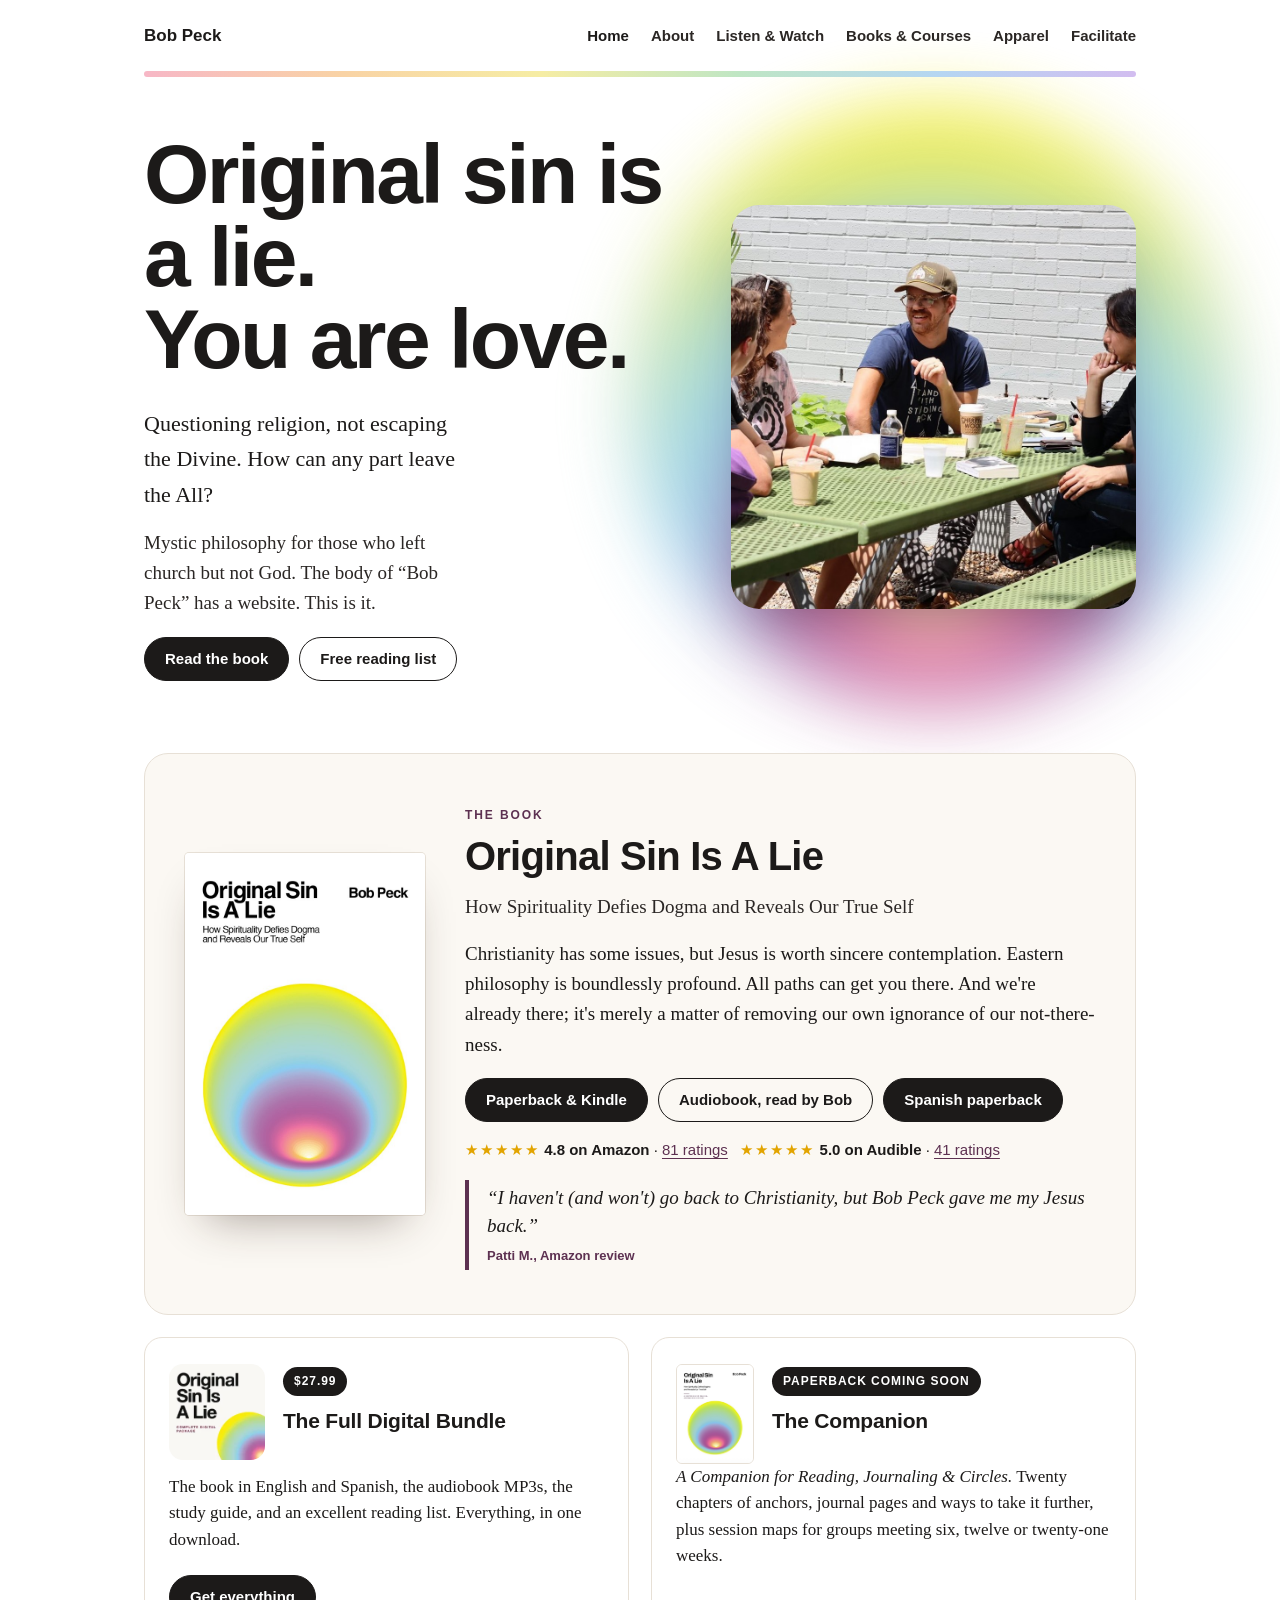
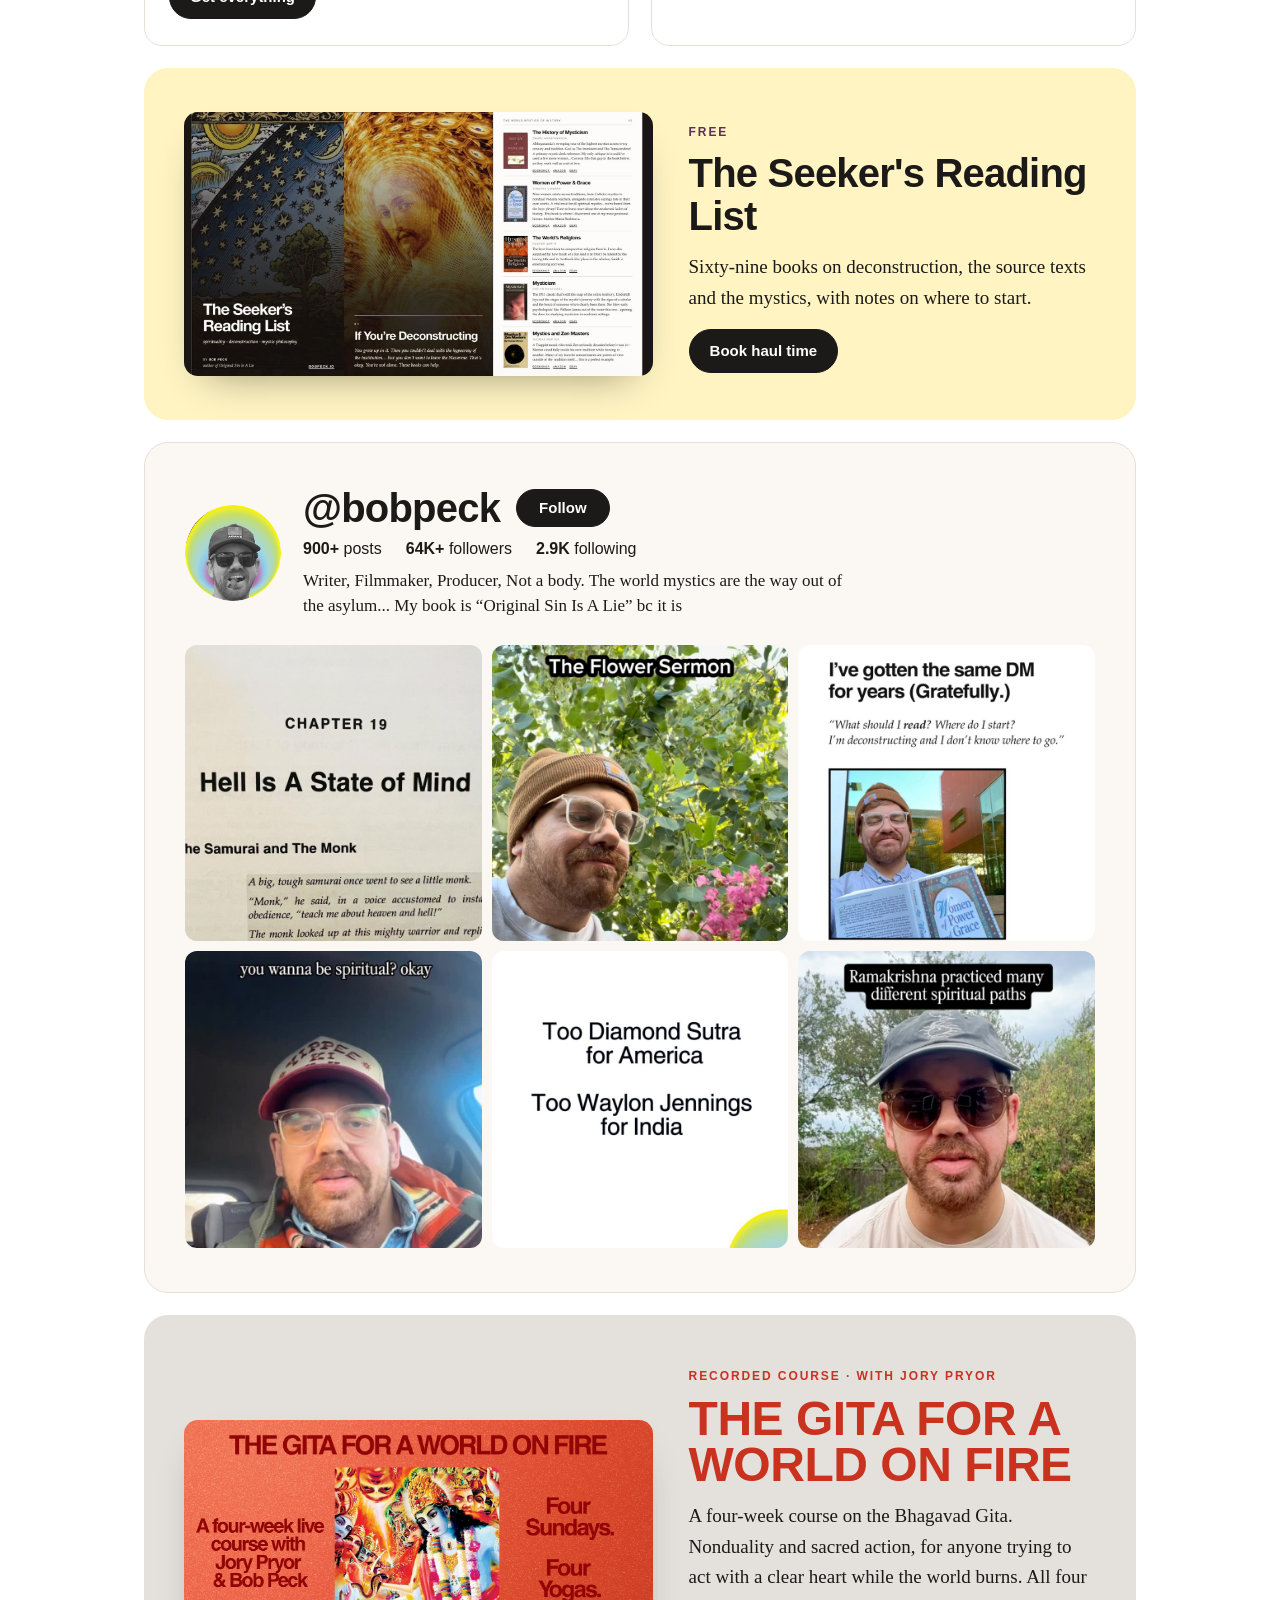
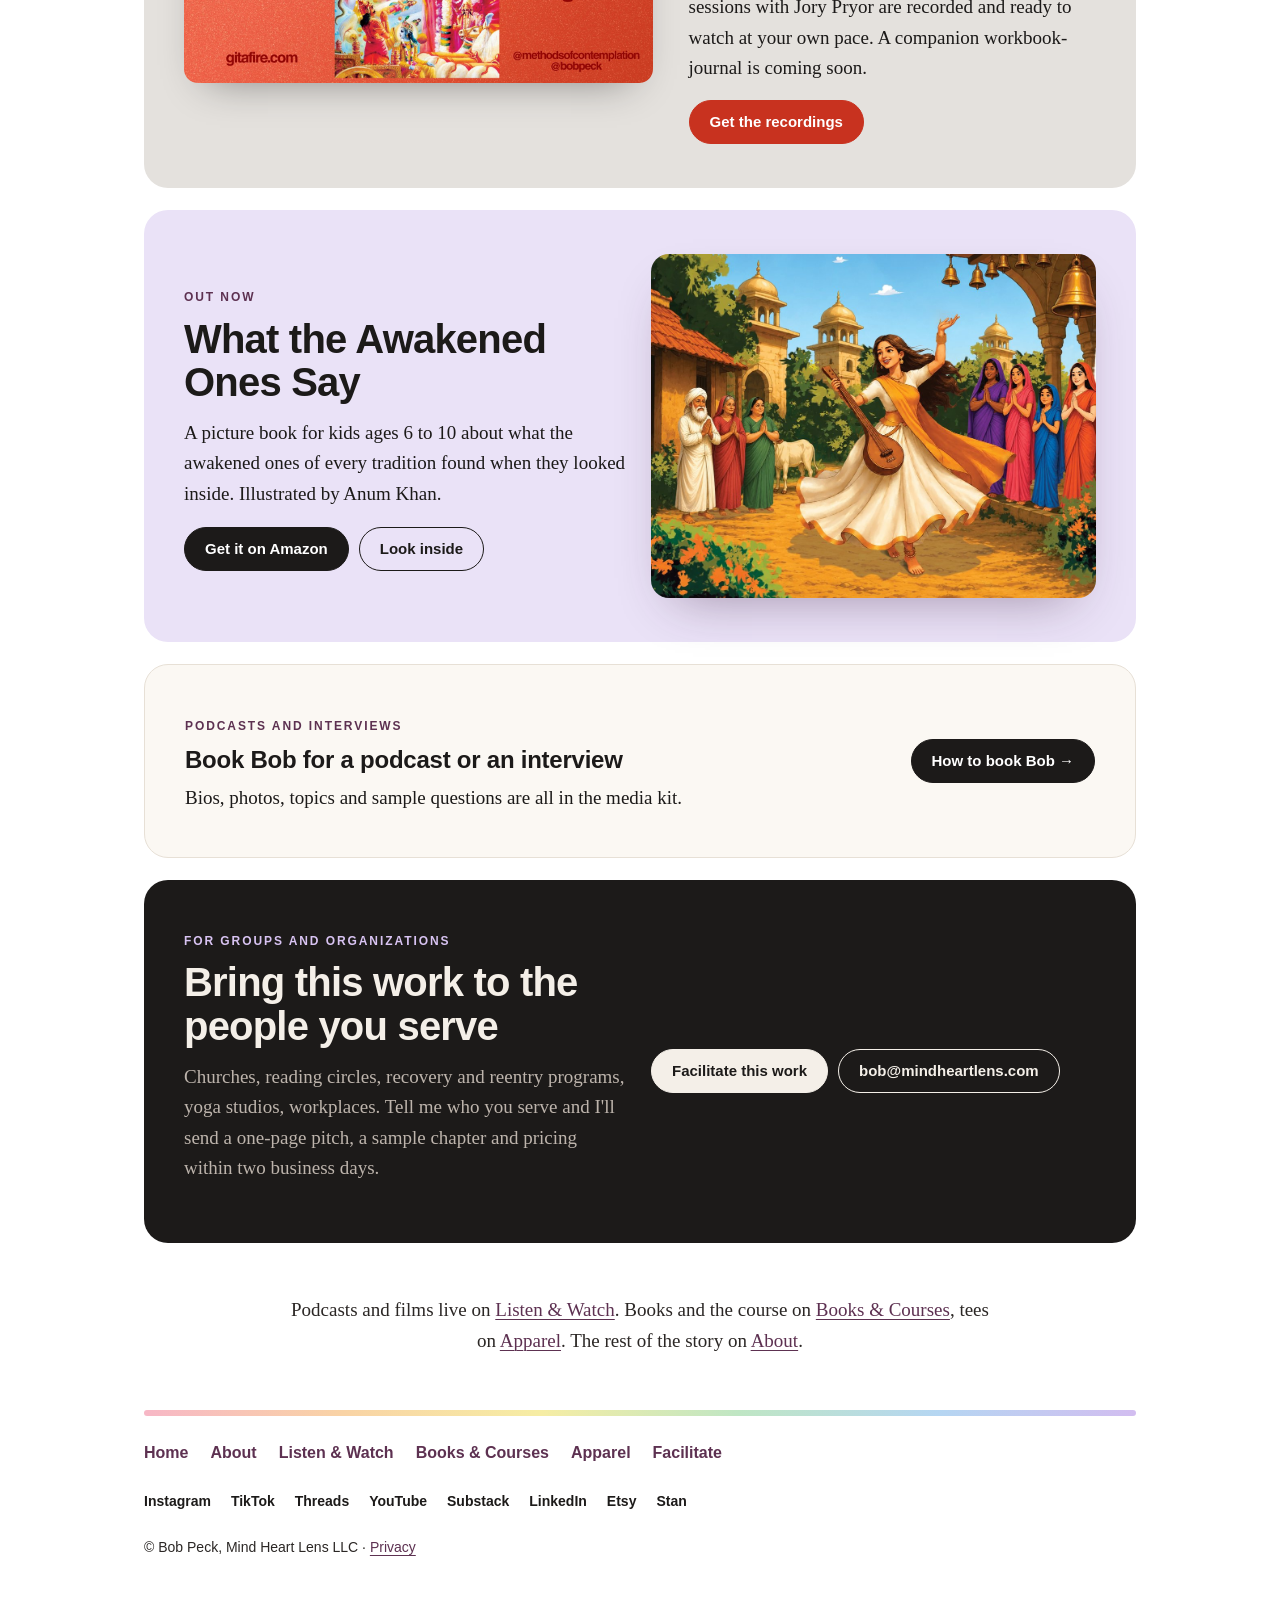
<file: index.html>
<!doctype html>
<html lang="en">
<head>
<meta charset="utf-8">
<meta name="viewport" content="width=device-width, initial-scale=1">
<title>Bob Peck · Writer, filmmaker, mystic philosophy</title>
<meta name="description" content="Bob Peck is a writer, filmmaker and producer focusing on mystic spirituality. Author of Original Sin Is A Lie, plus documentaries, podcasts and a Gita course.">
<meta property="og:type" content="website">
<meta property="og:site_name" content="Bob Peck">
<meta property="og:title" content="Bob Peck · Writer and filmmaker on mystic spirituality">
<meta property="og:description" content="Original sin is a lie. You are love. Author of Original Sin Is A Lie, plus documentaries and podcasts on mystic spirituality.">
<meta property="og:url" content="https://iambobpeck.com/">
<meta property="og:image" content="https://iambobpeck.com/images/share-card.jpg">
<meta property="og:image:width" content="1200">
<meta property="og:image:height" content="630">
<meta name="twitter:card" content="summary_large_image">
<meta name="theme-color" content="#FFFFFF">
<link rel="icon" href="images/bob.png">
<link rel="stylesheet" href="style.css">
<!-- Meta Pixel -->
<script>
!function(f,b,e,v,n,t,s){if(f.fbq)return;n=f.fbq=function(){n.callMethod?
n.callMethod.apply(n,arguments):n.queue.push(arguments)};if(!f._fbq)f._fbq=n;
n.push=n;n.loaded=!0;n.version='2.0';n.queue=[];t=b.createElement(e);t.async=!0;
t.src=v;s=b.getElementsByTagName(e)[0];s.parentNode.insertBefore(t,s)}(window,
document,'script','https://connect.facebook.net/en_US/fbevents.js');
fbq('init','326172492859892');
fbq('track','PageView');
document.addEventListener('click',function(e){
  var a=e.target.closest&&e.target.closest('a[href]');if(!a)return;
  var h=a.hostname||'',d=null;
  if(/etsy\.com$/.test(h))d='Etsy';
  else if(/(amazon\.com|amzn\.to|link\.amazon|audible\.com)$/.test(h))d='Amazon';
  else if(/stan\.store$/.test(h))d='Stan';
  else if(/substack\.com$/.test(h))d='Substack';
  if(d)fbq('trackCustom','OutboundClick',{destination:d,link_text:((a.querySelector('h3')||a).innerText||'').replace(/\s+/g,' ').trim().slice(0,80),page:location.pathname});
},true);
</script>
<noscript><img height="1" width="1" style="display:none" alt="" src="https://www.facebook.com/tr?id=326172492859892&ev=PageView&noscript=1"></noscript>
<!-- End Meta Pixel -->
</head>
<body>

<header class="wrap">
  <nav class="nav">
    <a class="brand" href="./">Bob Peck</a>
    <div class="links">
      <a href="" aria-current="page">Home</a>
      <a href="about/">About</a>
      <a href="listen/">Listen &amp; Watch</a>
      <a href="shop/">Books &amp; Courses</a>
      <a href="apparel/">Apparel</a>
      <a href="facilitate/">Facilitate</a>
    </div>
  </nav>
  <div class="aura"></div>
  <div class="hero">
    <div>
      <h1>Original sin is a lie.<br>You are love.</h1>
      <p class="lede">Questioning religion, not escaping the Divine. How can any part leave the All?</p>
      <p class="muted" style="max-width:34ch">Mystic philosophy for those who left church but not God. The body of &ldquo;Bob Peck&rdquo; has a website. This is it.</p>
      <div class="btns">
        <a class="btn solid" href="#book">Read the book</a>
        <a class="btn" href="https://stan.store/bobpeck/p/the-seekers-reading-list-free">Free reading list</a>
      </div>
    </div>
    <figure class="hero-photo">
      <img src="images/bob-patio.jpg" alt="Bob Peck leading a book discussion at an outdoor patio table in Austin">
    </figure>
  </div>
</header>

<main class="wrap">

  <section class="band paper" id="book">
    <div class="split">
      <img class="bookcover" src="images/osial-cover.jpg" alt="Original Sin Is A Lie by Bob Peck, cover">
      <div>
        <span class="label">The book</span>
        <h2>Original Sin Is A Lie</h2>
        <p class="muted">How Spirituality Defies Dogma and Reveals Our True Self</p>
        <p>Christianity has some issues, but Jesus is worth sincere contemplation. Eastern philosophy is boundlessly profound. All paths can get you there. And we're already there; it's merely a matter of removing our own ignorance of our not-there-ness.</p>
        <div class="btns">
          <a class="btn solid" href="https://amzn.to/3WFtHKr">Paperback &amp; Kindle</a>
          <a class="btn" href="https://www.audible.com/pd/Original-Sin-Is-A-Lie-Audiobook/B0BF735TSJ">Audiobook, read by Bob</a>
          <a class="btn solid" href="https://www.amazon.com/dp/B0DRSF41FK">Spanish paperback</a>
        </div>
        <p class="rating"><span class="stars">★★★★★</span> <strong>4.8 on Amazon</strong> · <a href="https://www.amazon.com/product-reviews/B0BCD1YBG8">81 ratings</a> &nbsp; <span class="stars">★★★★★</span> <strong>5.0 on Audible</strong> · <a href="https://www.audible.com/pd/Original-Sin-Is-A-Lie-Audiobook/B0BF735TSJ">41 ratings</a></p>
        <blockquote class="pull">“I haven't (and won't) go back to Christianity, but Bob Peck gave me my Jesus back.”<cite>Patti M., Amazon review</cite></blockquote>
      </div>
    </div>
  </section>

  <section class="grid2" id="go-deeper">
    <div class="card">
      <div class="row">
        <img class="thumb" src="images/bundle.png" alt="">
        <div>
          <span class="tag">$27.99</span>
          <h3>The Full Digital Bundle</h3>
        </div>
      </div>
      <p style="margin-top:14px">The book in English and Spanish, the audiobook MP3s, the study guide, and an excellent reading list. Everything, in one download.</p>
      <div class="btns">
        <a class="btn solid" href="https://stan.store/bobpeck/p/original-sin-is-a-lie-the-full-digital-bundle">Get everything</a>
      </div>
    </div>
    <div class="card">
      <div class="row">
        <img class="thumb" src="images/companion-cover.jpg" alt="Original Sin Is A Lie: A Companion for Reading, Journaling and Circles, cover" style="object-fit:contain;background:#fff;border:1px solid var(--line);width:78px;height:100px;border-radius:6px">
        <div>
          <span class="tag">Paperback coming soon</span>
          <h3>The Companion</h3>
        </div>
      </div>
      <p><em>A Companion for Reading, Journaling &amp; Circles.</em> Twenty chapters of anchors, journal pages and ways to take it further, plus session maps for groups meeting six, twelve or twenty-one weeks.</p>
    </div>
  </section>

  <section class="band yellow" id="free">
    <div class="feature-split">
      <img class="wide-art" src="images/seekers-wide.jpg" alt="Pages from The Seeker's Reading List">
      <div>
        <span class="label">Free</span>
        <h2>The Seeker's Reading List</h2>
        <p>Sixty-nine books on deconstruction, the source texts and the mystics, with notes on where to start.</p>
        <div class="btns" style="margin-top:6px">
          <a class="btn solid" href="https://stan.store/bobpeck/p/the-seekers-reading-list-free">Book haul time</a>
        </div>
      </div>
    </div>
  </section>

  <section class="band paper" id="instagram">
    <div class="ig-head">
      <img class="ig-avatar" src="images/bob-avatar-sm.png" width="96" height="96" alt="Bob Peck's profile picture">
      <div class="ig-info">
        <div class="ig-top">
          <h2>@bobpeck</h2>
          <a class="btn solid" href="https://www.instagram.com/bobpeck" target="_blank" rel="noopener">Follow</a>
        </div>
        <p class="ig-stats"><span><b>900+</b> posts</span><span><b>64K+</b> followers</span><span><b>2.9K</b> following</span></p>
        <p class="ig-bio">Writer, Filmmaker, Producer, Not a body. The world mystics are the way out of the asylum... My book is &ldquo;Original Sin Is A Lie&rdquo; bc it is</p>
      </div>
    </div>
    <div class="ig-grid">
      <a class="ig-tile" href="https://www.instagram.com/bobpeck/p/C2myuXBNy2j/" target="_blank" rel="noopener"><img src="images/ig-1-hell-state-of-mind.jpg" width="720" height="720" loading="lazy" alt="Chapter 19, Hell Is A State of Mind: the samurai and the monk"></a>
      <a class="ig-tile" href="https://www.instagram.com/bobpeck/reel/Dbn4ELRu6BR/" target="_blank" rel="noopener"><img src="images/ig-2-flower-sermon.jpg" width="720" height="720" loading="lazy" alt="The Flower Sermon, a reel by Bob Peck"></a>
      <a class="ig-tile" href="https://www.instagram.com/bobpeck/p/Ddb1aMMlPTD/" target="_blank" rel="noopener"><img src="images/ig-3-same-dm.jpg" width="720" height="720" loading="lazy" alt="I've gotten the same DM for years: what should I read?"></a>
      <a class="ig-tile" href="https://www.instagram.com/bobpeck/reel/DUELQ3NDqFl/" target="_blank" rel="noopener"><img src="images/ig-4-wanna-be-spiritual.jpg" width="720" height="720" loading="lazy" alt="You wanna be spiritual? Okay, a reel by Bob Peck"></a>
      <a class="ig-tile" href="https://www.instagram.com/bobpeck/p/DYcddXbjRBv/" target="_blank" rel="noopener"><img src="images/ig-5-diamond-sutra.jpg" width="720" height="720" loading="lazy" alt="Too Diamond Sutra for America, too Waylon Jennings for India"></a>
      <a class="ig-tile" href="https://www.instagram.com/bobpeck/reel/Ddjb8rBO34I/" target="_blank" rel="noopener"><img src="images/ig-6-ramakrishna.jpg" width="720" height="720" loading="lazy" alt="Ramakrishna practiced many different spiritual paths"></a>
    </div>
  </section>

  <section class="band gita" id="gita">
    <div class="feature-split">
      <img class="wide-art" src="images/gita-wide.jpg" alt="The Gita for a World on Fire: a four-week live course with Jory Pryor and Bob Peck">
      <div>
        <span class="label">Recorded course · with Jory Pryor</span>
        <h2>The Gita for a World on Fire</h2>
        <p>A four-week course on the Bhagavad Gita. Nonduality and sacred action, for anyone trying to act with a clear heart while the world burns. All four sessions with Jory Pryor are recorded and ready to watch at your own pace. A companion workbook-journal is coming soon.</p>
        <div class="btns" style="margin-top:6px">
          <a class="btn solid" href="https://stan.store/bobpeck/p/the-gita-for-a-world-on-fire">Get the recordings</a>
        </div>
      </div>
    </div>
  </section>

  <section class="band lavender" id="next">
    <div class="grid2" style="align-items:center">
      <div>
        <span class="label">Out now</span>
        <h2>What the Awakened Ones Say</h2>
        <p>A picture book for kids ages 6 to 10 about what the awakened ones of every tradition found when they looked inside. Illustrated by Anum Khan.</p>
        <div class="btns">
          <a class="btn solid" href="https://link.amazon/B00AO1odj">Get it on Amazon</a>
          <a class="btn" href="https://whattheawakenedonessay.com/">Look inside</a>
        </div>
      </div>
      <figure class="book-art"><img src="images/mirabai.jpg" alt="Illustration of the mystic poet Mirabai dancing with her tanpura as villagers look on" loading="lazy"></figure>
    </div>
  </section>




  <section class="band paper" id="book-bob">
    <div class="row" style="justify-content:space-between;align-items:center;flex-wrap:wrap;gap:18px">
      <div style="flex:1;min-width:240px">
        <span class="label">Podcasts and interviews</span>
        <h3 style="font-size:24px">Book Bob for a podcast or an interview</h3>
        <p style="margin:0">Bios, photos, topics and sample questions are all in the media kit.</p>
      </div>
      <a class="btn solid" href="media-kit/" style="margin:0">How to book Bob &rarr;</a>
    </div>
  </section>

  <section class="band ink" id="license">
    <div class="grid2" style="align-items:center">
      <div>
        <span class="label">For groups and organizations</span>
        <h2>Bring this work to the people you serve</h2>
        <p class="muted">Churches, reading circles, recovery and reentry programs, yoga studios, workplaces. Tell me who you serve and I'll send a one-page pitch, a sample chapter and pricing within two business days.</p>
      </div>
      <div class="btns" style="justify-content:flex-start">
        <a class="btn solid" href="facilitate/">Facilitate this work</a>
        <a class="btn" href="mailto:bob@mindheartlens.com">bob@mindheartlens.com</a>
      </div>
    </div>
  </section>

  <section class="wrap narrow" style="text-align:center;padding:30px 0 10px">
    <p class="muted" style="margin:0">Podcasts and films live on <a href="listen/">Listen &amp; Watch</a>. Books and the course on <a href="shop/">Books &amp; Courses</a>, tees on <a href="apparel/">Apparel</a>. The rest of the story on <a href="about/">About</a>.</p>
  </section>

</main>

<footer class="wrap foot">
  <div class="aura"></div>
  <nav class="footnav">
    <a href="./">Home</a>
    <a href="about/">About</a>
    <a href="listen/">Listen &amp; Watch</a>
    <a href="shop/">Books &amp; Courses</a>
    <a href="apparel/">Apparel</a>
    <a href="facilitate/">Facilitate</a>
  </nav>
  <div class="social">
    <a href="https://www.instagram.com/bobpeck">Instagram</a>
    <a href="https://www.tiktok.com/@iambobpeck">TikTok</a>
    <a href="https://www.threads.net/@bobpeck">Threads</a>
    <a href="https://youtube.com/@iambobpeck">YouTube</a>
    <a href="https://bobpeck.substack.com">Substack</a>
    <a href="https://linkedin.com/in/bobpeckiv">LinkedIn</a>
    <a href="https://www.etsy.com/shop/KarmicReliefShop">Etsy</a>
    <a href="https://stan.store/bobpeck">Stan</a>
  </div>
  <p>© Bob Peck, Mind Heart Lens LLC · <a href="privacy/">Privacy</a></p>
</footer>

</body>
</html>
</file>
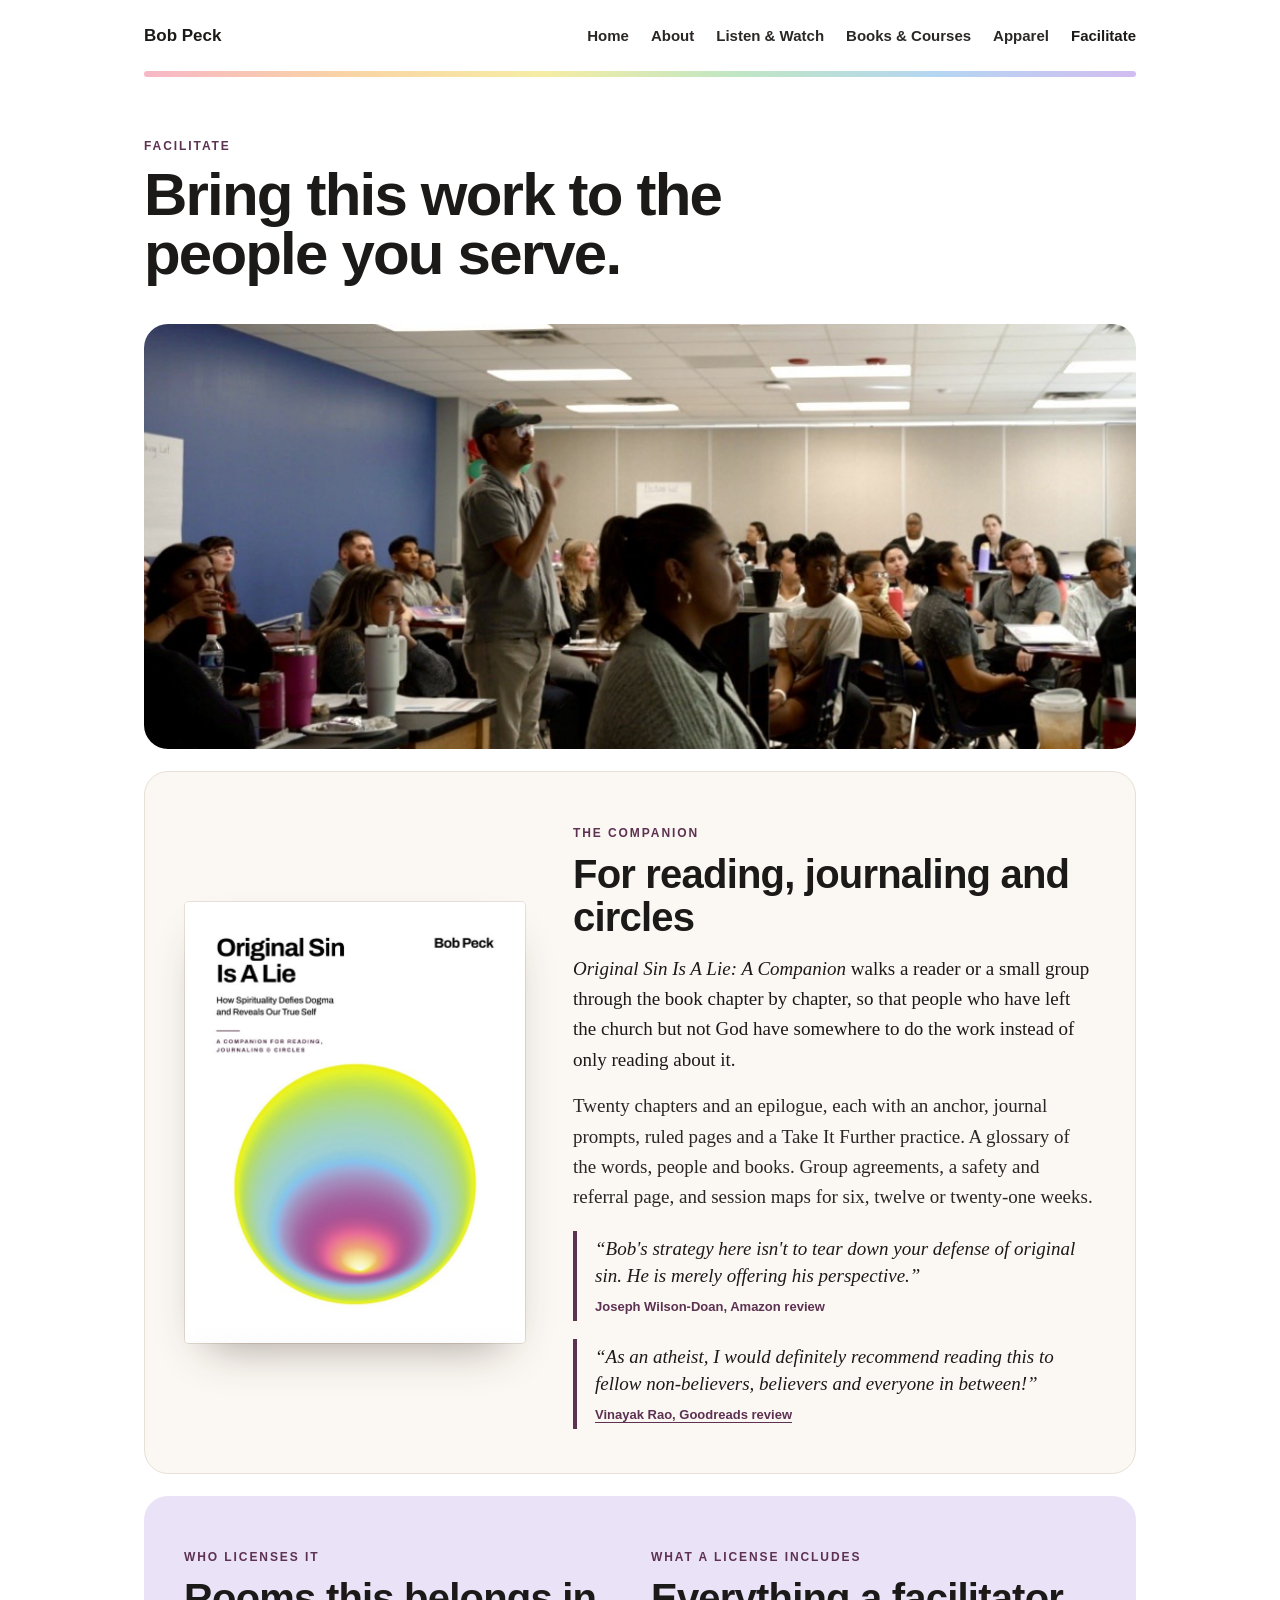
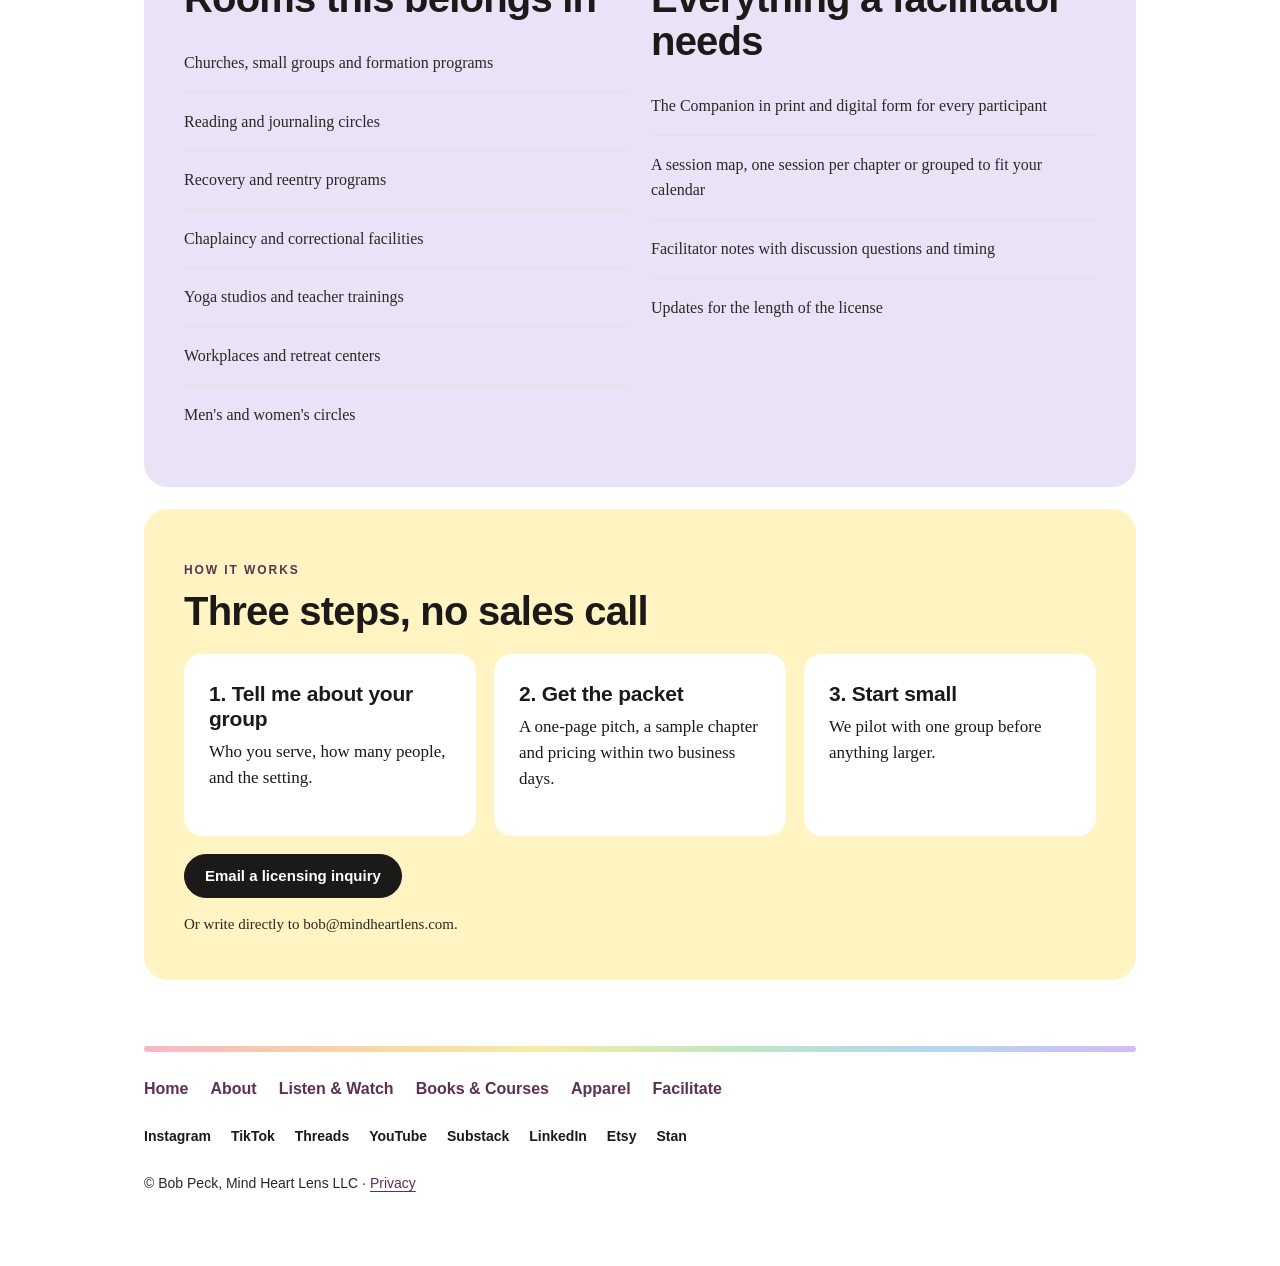
<file: facilitate/index.html>
<!doctype html>
<html lang="en">
<head>
<meta charset="utf-8">
<meta name="viewport" content="width=device-width, initial-scale=1">
<title>Facilitate · Bob Peck</title>
<meta name="description" content="Bring Original Sin Is A Lie and its Companion to churches, reading circles, recovery programs, studios and workplaces.">
<meta property="og:type" content="website">
<meta property="og:site_name" content="Bob Peck">
<meta property="og:title" content="Facilitate · Bob Peck">
<meta property="og:description" content="Bring Original Sin Is A Lie and its Companion to your church, circle or program.">
<meta property="og:url" content="https://iambobpeck.com/facilitate/">
<meta property="og:image" content="https://iambobpeck.com/images/share-card.jpg">
<meta property="og:image:width" content="1200">
<meta property="og:image:height" content="630">
<meta name="twitter:card" content="summary_large_image">
<meta name="theme-color" content="#FFFFFF">
<link rel="icon" href="../images/bob.png">
<link rel="stylesheet" href="../style.css">
<!-- Meta Pixel -->
<script>
!function(f,b,e,v,n,t,s){if(f.fbq)return;n=f.fbq=function(){n.callMethod?
n.callMethod.apply(n,arguments):n.queue.push(arguments)};if(!f._fbq)f._fbq=n;
n.push=n;n.loaded=!0;n.version='2.0';n.queue=[];t=b.createElement(e);t.async=!0;
t.src=v;s=b.getElementsByTagName(e)[0];s.parentNode.insertBefore(t,s)}(window,
document,'script','https://connect.facebook.net/en_US/fbevents.js');
fbq('init','326172492859892');
fbq('track','PageView');
document.addEventListener('click',function(e){
  var a=e.target.closest&&e.target.closest('a[href]');if(!a)return;
  var h=a.hostname||'',d=null;
  if(/etsy\.com$/.test(h))d='Etsy';
  else if(/(amazon\.com|amzn\.to|audible\.com)$/.test(h))d='Amazon';
  else if(/stan\.store$/.test(h))d='Stan';
  else if(/substack\.com$/.test(h))d='Substack';
  if(d)fbq('trackCustom','OutboundClick',{destination:d,link_text:((a.querySelector('h3')||a).innerText||'').replace(/\s+/g,' ').trim().slice(0,80),page:location.pathname});
},true);
</script>
<noscript><img height="1" width="1" style="display:none" alt="" src="https://www.facebook.com/tr?id=326172492859892&ev=PageView&noscript=1"></noscript>
<!-- End Meta Pixel -->
</head>
<body>

<header class="wrap">
  <nav class="nav">
    <a class="brand" href="../">Bob Peck</a>
    <div class="links">
      <a href="../">Home</a>
      <a href="../about/">About</a>
      <a href="../listen/">Listen &amp; Watch</a>
      <a href="../shop/">Books &amp; Courses</a>
      <a href="../apparel/">Apparel</a>
      <a href="../facilitate/" aria-current="page">Facilitate</a>
    </div>
  </nav>
  <div class="aura"></div>
  <div class="narrow page-head">
    <span class="label">Facilitate</span>
    <h1 class="h1-page">Bring this work to the people you serve.</h1>
  </div>
</header>

<main class="wrap">

  <figure class="lead-photo"><img src="../images/bob-classroom.jpg" alt="Bob Peck leading a workshop"></figure>

  <section class="band paper">
    <div class="split split-lg">
      <img class="bookcover" src="../images/companion-cover.jpg" alt="Original Sin Is A Lie: A Companion for Reading, Journaling and Circles, cover">
      <div>
        <span class="label">The Companion</span>
        <h2>For reading, journaling and circles</h2>
        <p><em>Original Sin Is A Lie: A Companion</em> walks a reader or a small group through the book chapter by chapter, so that people who have left the church but not God have somewhere to do the work instead of only reading about it.</p>
        <p class="muted" style="margin:0">Twenty chapters and an epilogue, each with an anchor, journal prompts, ruled pages and a Take It Further practice. A glossary of the words, people and books. Group agreements, a safety and referral page, and session maps for six, twelve or twenty-one weeks.</p>
        <blockquote class="pull">“Bob's strategy here isn't to tear down your defense of original sin. He is merely offering his perspective.”<cite>Joseph Wilson-Doan, Amazon review</cite></blockquote>
        <blockquote class="pull">“As an atheist, I would definitely recommend reading this to fellow non-believers, believers and everyone in between!”<cite><a href="https://www.goodreads.com/review/show/5121819685">Vinayak Rao, Goodreads review</a></cite></blockquote>
      </div>
    </div>
  </section>

  <section class="band lavender">
    <div class="grid2">
      <div>
        <span class="label">Who licenses it</span>
        <h2>Rooms this belongs in</h2>
        <ul class="list">
          <li><span>Churches, small groups and formation programs</span></li>
          <li><span>Reading and journaling circles</span></li>
          <li><span>Recovery and reentry programs</span></li>
          <li><span>Chaplaincy and correctional facilities</span></li>
          <li><span>Yoga studios and teacher trainings</span></li>
          <li><span>Workplaces and retreat centers</span></li>
          <li><span>Men's and women's circles</span></li>
        </ul>
      </div>
      <div>
        <span class="label">What a license includes</span>
        <h2>Everything a facilitator needs</h2>
        <ul class="list">
          <li><span>The Companion in print and digital form for every participant</span></li>
          <li><span>A session map, one session per chapter or grouped to fit your calendar</span></li>
          <li><span>Facilitator notes with discussion questions and timing</span></li>
          <li><span>Updates for the length of the license</span></li>
        </ul>
      </div>
    </div>
  </section>

  <section class="band yellow">
    <span class="label">How it works</span>
    <h2>Three steps, no sales call</h2>
    <div class="grid3" style="margin-top:20px">
      <div class="card"><h3>1. Tell me about your group</h3><p>Who you serve, how many people, and the setting.</p></div>
      <div class="card"><h3>2. Get the packet</h3><p>A one-page pitch, a sample chapter and pricing within two business days.</p></div>
      <div class="card"><h3>3. Start small</h3><p>We pilot with one group before anything larger.</p></div>
    </div>
    <div class="btns">
      <a class="btn solid" href="mailto:bob@mindheartlens.com?subject=Licensing%20inquiry%20from%20iambobpeck.com&amp;body=Name%3A%0AOrganization%3A%0ARole%3A%0ASetting%3A%0AHow%20many%20people%3A%0AAnything%20else%20I%20should%20know%3A%0A">Email a licensing inquiry</a>
    </div>
    <p class="small muted" style="margin:14px 0 0">Or write directly to bob@mindheartlens.com.</p>
  </section>

</main>

<footer class="wrap foot">
  <div class="aura"></div>
  <nav class="footnav">
    <a href="../">Home</a>
    <a href="../about/">About</a>
    <a href="../listen/">Listen &amp; Watch</a>
    <a href="../shop/">Books &amp; Courses</a>
    <a href="../apparel/">Apparel</a>
    <a href="../facilitate/">Facilitate</a>
  </nav>
  <div class="social">
    <a href="https://www.instagram.com/bobpeck">Instagram</a>
    <a href="https://www.tiktok.com/@iambobpeck">TikTok</a>
    <a href="https://www.threads.net/@bobpeck">Threads</a>
    <a href="https://youtube.com/@iambobpeck">YouTube</a>
    <a href="https://bobpeck.substack.com">Substack</a>
    <a href="https://linkedin.com/in/bobpeckiv">LinkedIn</a>
    <a href="https://www.etsy.com/shop/KarmicReliefShop">Etsy</a>
    <a href="https://stan.store/bobpeck">Stan</a>
  </div>
  <p>© Bob Peck, Mind Heart Lens LLC · <a href="../privacy/">Privacy</a></p>
</footer>

</body>
</html>
</file>
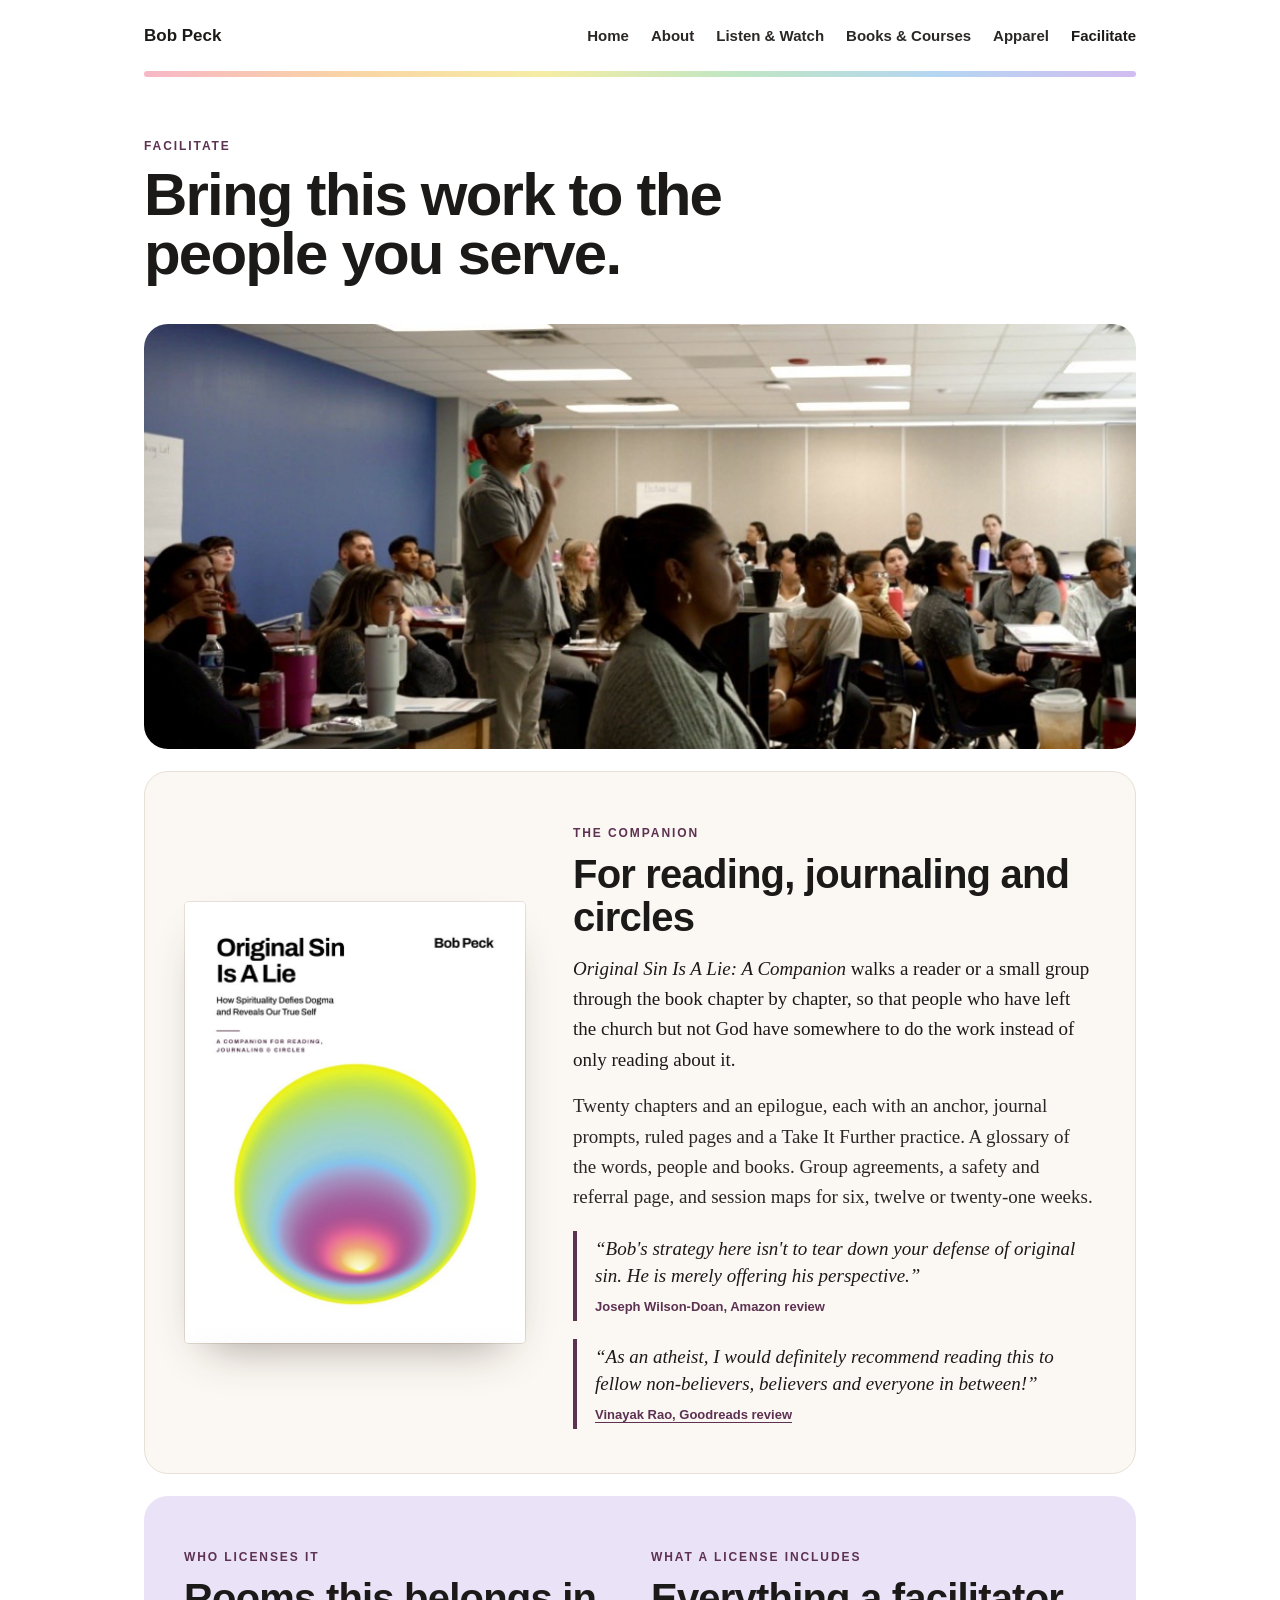
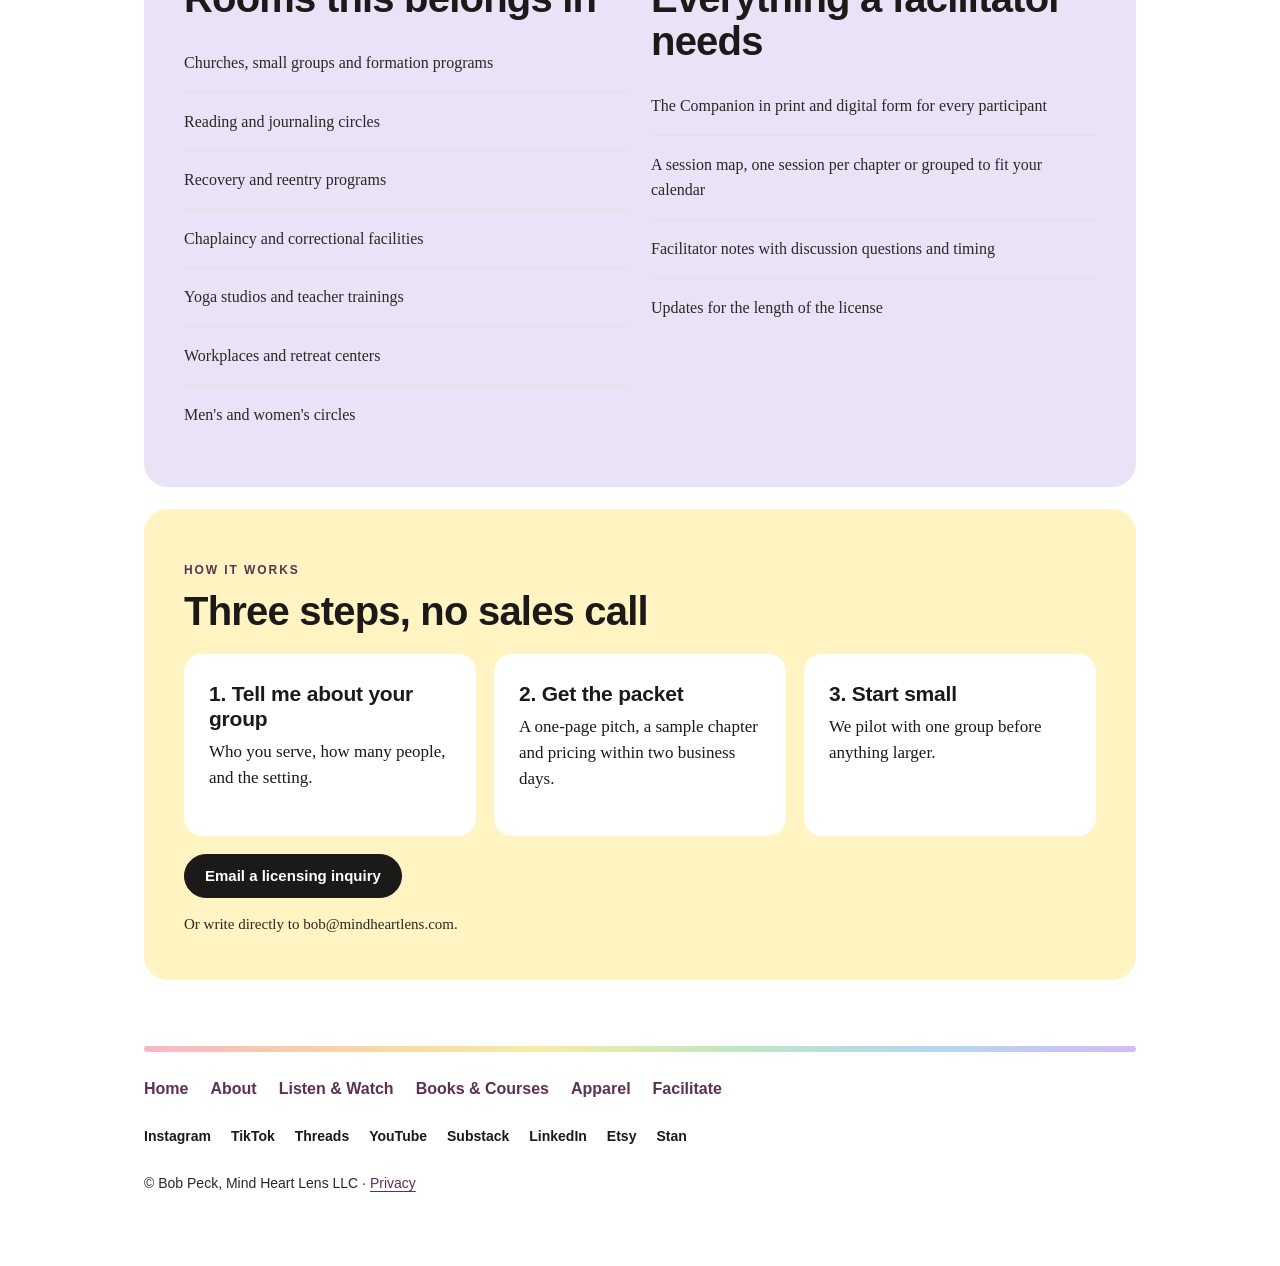
<file: license/index.html>
<!doctype html>
<html lang="en"><head><meta charset="utf-8"><meta name="viewport" content="width=device-width, initial-scale=1">
<title>Bob Peck</title>
<meta http-equiv="refresh" content="0; url=../facilitate/">
<style>body{margin:0;background:#fff;font-family:"Helvetica Neue",Helvetica,Arial,sans-serif;padding:40px 16px}a{color:#5D3151}</style>
</head><body><p>This page moved to <a href="../facilitate/">../facilitate/</a>.</p></body></html>
</file>
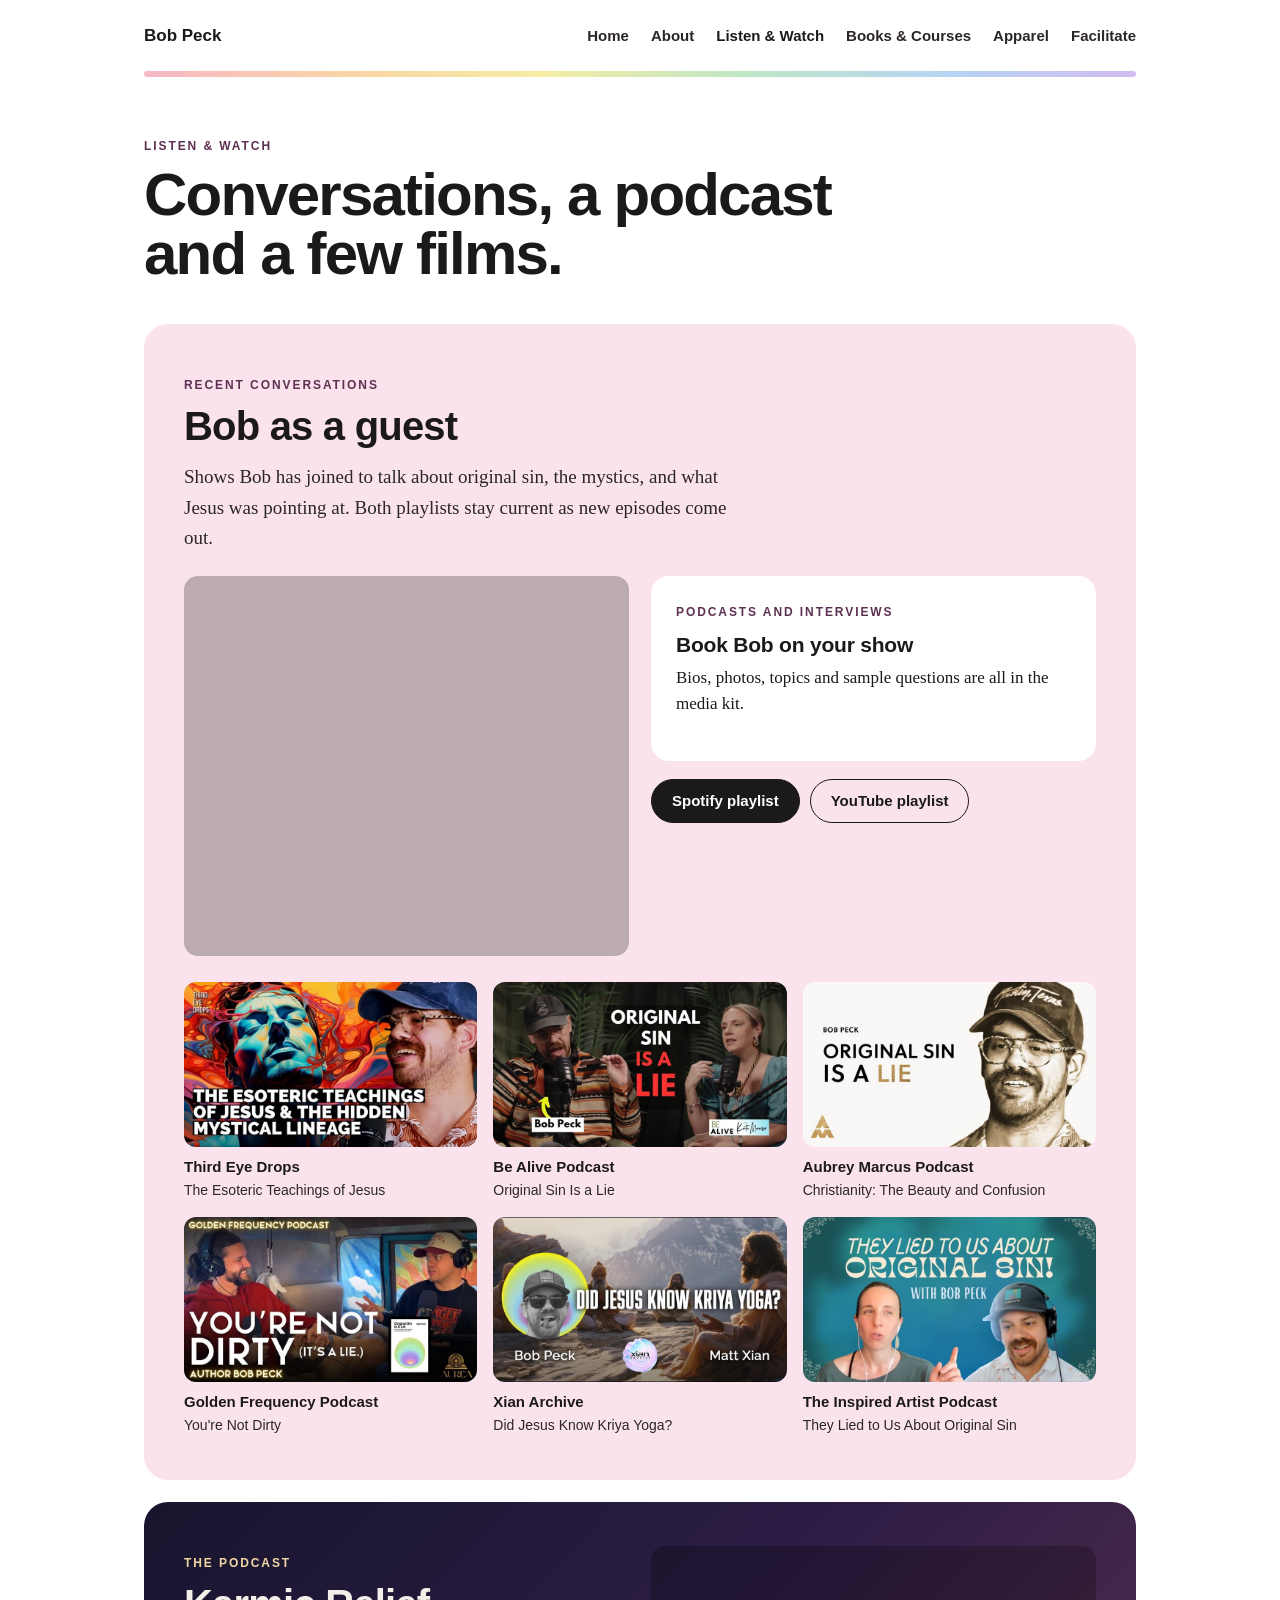
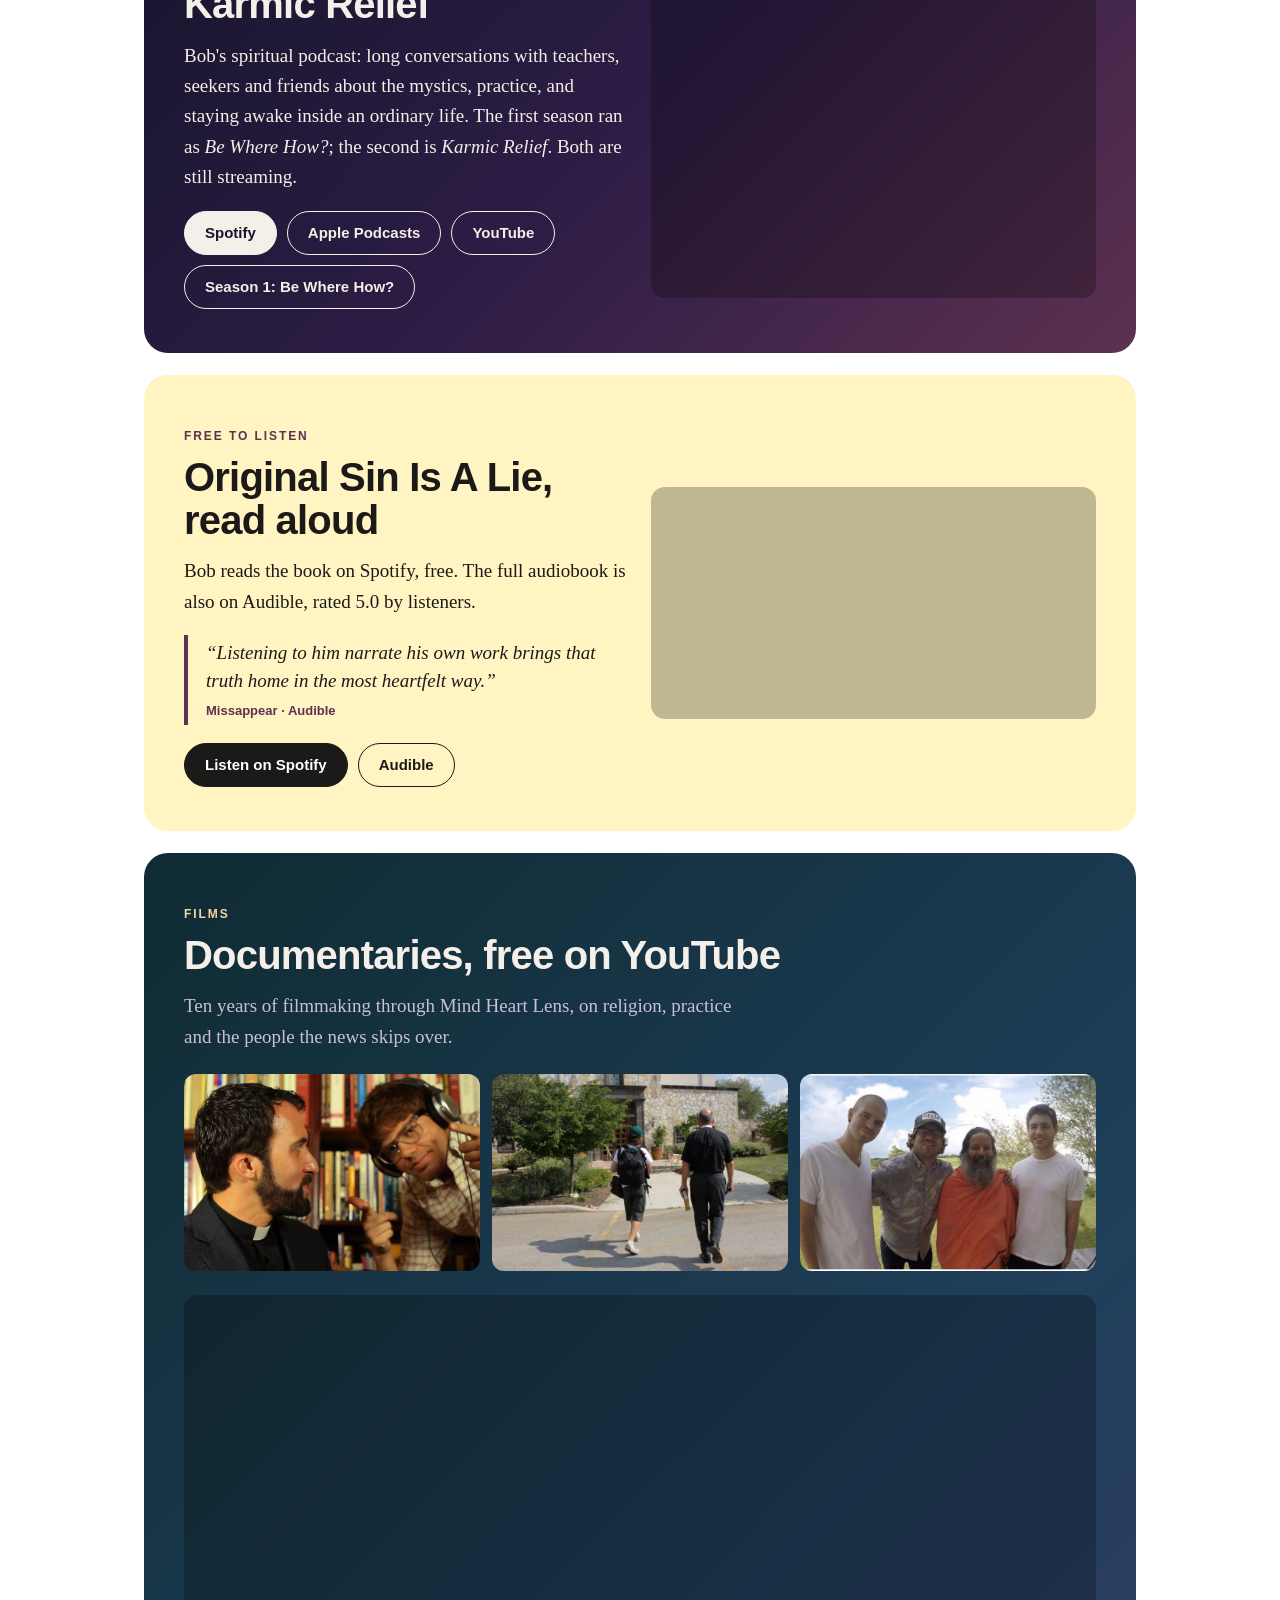
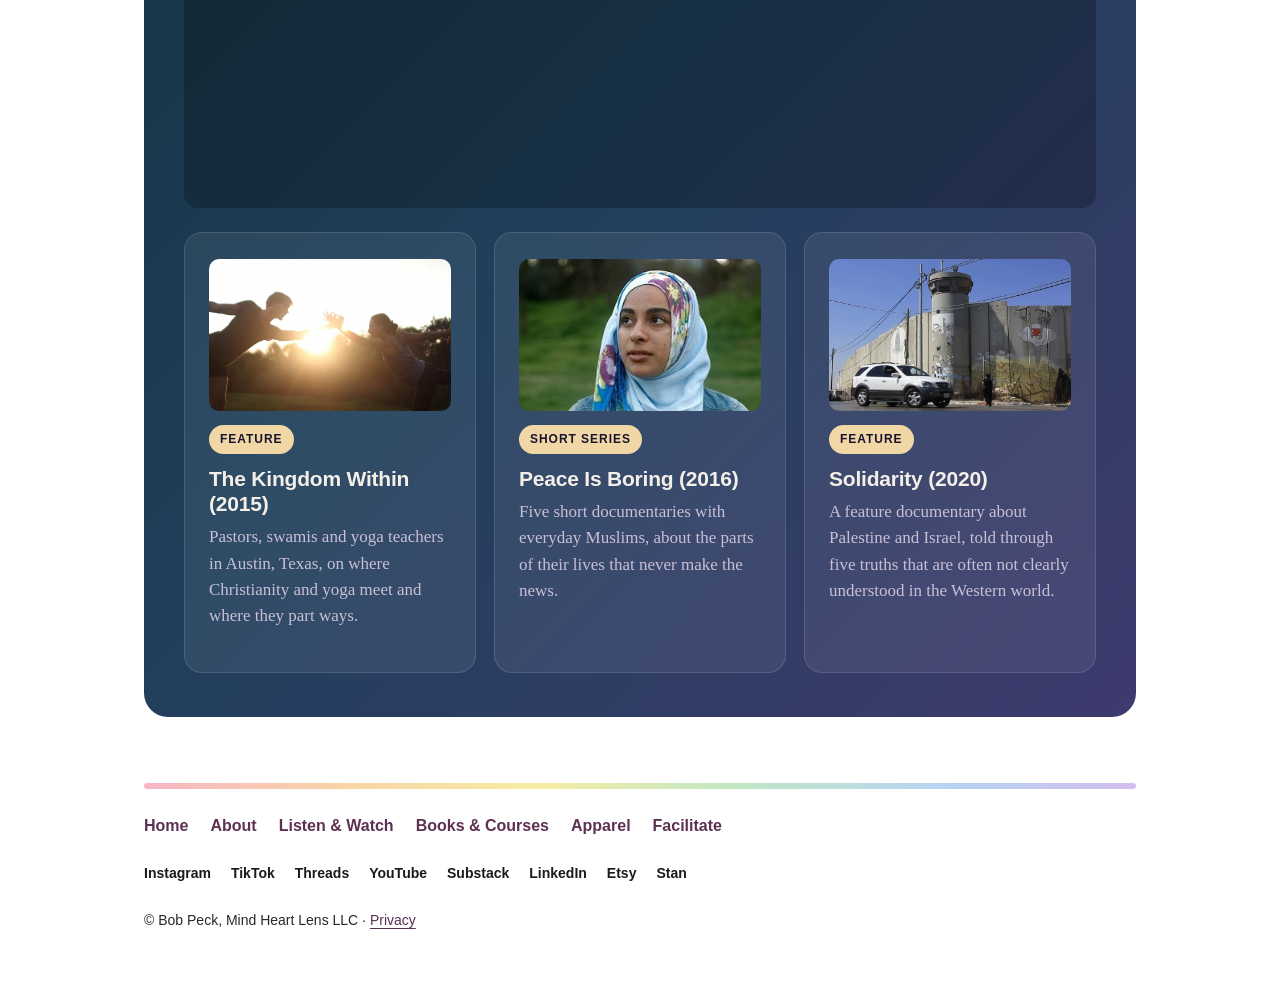
<file: listen/index.html>
<!doctype html>
<html lang="en">
<head>
<meta charset="utf-8">
<meta name="viewport" content="width=device-width, initial-scale=1">
<title>Listen &amp; Watch · Bob Peck</title>
<meta name="description" content="Podcast conversations, Karmic Relief, the audiobook and Bob Peck's documentaries.">
<meta property="og:type" content="website">
<meta property="og:site_name" content="Bob Peck">
<meta property="og:title" content="Listen &amp; Watch · Bob Peck">
<meta property="og:description" content="Podcast conversations, Karmic Relief, the audiobook and documentaries.">
<meta property="og:url" content="https://iambobpeck.com/listen/">
<meta property="og:image" content="https://iambobpeck.com/images/share-card.jpg">
<meta property="og:image:width" content="1200">
<meta property="og:image:height" content="630">
<meta name="twitter:card" content="summary_large_image">
<meta name="theme-color" content="#FFFFFF">
<link rel="icon" href="../images/bob.png">
<link rel="stylesheet" href="../style.css">
<!-- Meta Pixel -->
<script>
!function(f,b,e,v,n,t,s){if(f.fbq)return;n=f.fbq=function(){n.callMethod?
n.callMethod.apply(n,arguments):n.queue.push(arguments)};if(!f._fbq)f._fbq=n;
n.push=n;n.loaded=!0;n.version='2.0';n.queue=[];t=b.createElement(e);t.async=!0;
t.src=v;s=b.getElementsByTagName(e)[0];s.parentNode.insertBefore(t,s)}(window,
document,'script','https://connect.facebook.net/en_US/fbevents.js');
fbq('init','326172492859892');
fbq('track','PageView');
document.addEventListener('click',function(e){
  var a=e.target.closest&&e.target.closest('a[href]');if(!a)return;
  var h=a.hostname||'',d=null;
  if(/etsy\.com$/.test(h))d='Etsy';
  else if(/(amazon\.com|amzn\.to|audible\.com)$/.test(h))d='Amazon';
  else if(/stan\.store$/.test(h))d='Stan';
  else if(/substack\.com$/.test(h))d='Substack';
  if(d)fbq('trackCustom','OutboundClick',{destination:d,link_text:((a.querySelector('h3')||a).innerText||'').replace(/\s+/g,' ').trim().slice(0,80),page:location.pathname});
},true);
</script>
<noscript><img height="1" width="1" style="display:none" alt="" src="https://www.facebook.com/tr?id=326172492859892&ev=PageView&noscript=1"></noscript>
<!-- End Meta Pixel -->
</head>
<body>

<header class="wrap">
  <nav class="nav">
    <a class="brand" href="../">Bob Peck</a>
    <div class="links">
      <a href="../">Home</a>
      <a href="../about/">About</a>
      <a href="../listen/" aria-current="page">Listen &amp; Watch</a>
      <a href="../shop/">Books &amp; Courses</a>
      <a href="../apparel/">Apparel</a>
      <a href="../facilitate/">Facilitate</a>
    </div>
  </nav>
  <div class="aura"></div>
  <div class="narrow page-head">
    <span class="label">Listen &amp; Watch</span>
    <h1 class="h1-page">Conversations, a podcast and a few films.</h1>
  </div>
</header>

<main class="wrap">

  <section class="band blush" id="guest">
    <span class="label">Recent conversations</span>
    <h2>Bob as a guest</h2>
    <p class="muted" style="max-width:60ch">Shows Bob has joined to talk about original sin, the mystics, and what Jesus was pointing at. Both playlists stay current as new episodes come out.</p>
    <div class="grid2" style="margin-top:22px;align-items:start">
      <div class="embed">
        <iframe src="https://open.spotify.com/embed/playlist/6eSNqL3yIhmKEjRWz18yAk?theme=0" height="380" loading="lazy" allow="autoplay; clipboard-write; encrypted-media; fullscreen; picture-in-picture" title="Bob Peck guest appearances on Spotify"></iframe>
      </div>
      <div>
        <a class="card" href="../media-kit/" style="margin-bottom:6px"><span class="label">Podcasts and interviews</span><h3>Book Bob on your show</h3><p>Bios, photos, topics and sample questions are all in the media kit.</p></a>
        <div class="btns">
          <a class="btn solid" href="https://open.spotify.com/playlist/6eSNqL3yIhmKEjRWz18yAk">Spotify playlist</a>
          <a class="btn" href="https://www.youtube.com/playlist?list=PLpnpcZweXcpawFdAVuIUcfbn8PZjJ1MLB">YouTube playlist</a>
        </div>
      </div>
    </div>
      <div class="thumbs">
      <a class="thumbcard" href="https://youtu.be/Lkpk3-TYs3E"><img src="../images/thumb-thirdeye.jpg" alt="Third Eye Drops: The Esoteric Teachings of Jesus" loading="lazy"><strong>Third Eye Drops</strong><span>The Esoteric Teachings of Jesus</span></a>
      <a class="thumbcard" href="https://youtu.be/fEcWOn9Fqdw"><img src="../images/thumb-bealive.jpg" alt="Be Alive with Kate Manser: Original Sin Is a Lie" loading="lazy"><strong>Be Alive Podcast</strong><span>Original Sin Is a Lie</span></a>
      <a class="thumbcard" href="https://www.aubreymarcus.com/blogs/aubrey-marcus-podcast/christianity-the-beauty-and-confusion-w-bob-peck-amp-421"><img src="../images/thumb-aubrey.jpg" alt="Aubrey Marcus Podcast: Christianity, The Beauty and Confusion" loading="lazy"><strong>Aubrey Marcus Podcast</strong><span>Christianity: The Beauty and Confusion</span></a>
      <a class="thumbcard" href="https://youtu.be/PvLRUb2lDx8"><img src="../images/thumb-golden.jpg" alt="Golden Frequency Podcast: You're Not Dirty" loading="lazy"><strong>Golden Frequency Podcast</strong><span>You're Not Dirty</span></a>
      <a class="thumbcard" href="https://youtu.be/pnKrjSM-6vw"><img src="../images/thumb-xian.jpg" alt="Xian Archive: Did Jesus Know Kriya Yoga?" loading="lazy"><strong>Xian Archive</strong><span>Did Jesus Know Kriya Yoga?</span></a>
      <a class="thumbcard" href="https://youtu.be/KT80JEkgTOg"><img src="../images/thumb-liedto.jpg" alt="The Inspired Artist Podcast: They Lied to Us About Original Sin" loading="lazy"><strong>The Inspired Artist Podcast</strong><span>They Lied to Us About Original Sin</span></a>
    </div>
  </section>

  <section class="band night" id="karmic-relief">
    <div class="grid2" style="align-items:start">
      <div>
        <span class="label">The podcast</span>
        <h2>Karmic Relief</h2>
        <p>Bob's spiritual podcast: long conversations with teachers, seekers and friends about the mystics, practice, and staying awake inside an ordinary life. The first season ran as <em>Be Where How?</em>; the second is <em>Karmic Relief</em>. Both are still streaming.</p>
        <div class="btns">
          <a class="btn solid" href="https://open.spotify.com/show/7es7cjNdcSel032NLXr4wK">Spotify</a>
          <a class="btn" href="https://podcasts.apple.com/us/podcast/karmic-relief/id1515029592">Apple Podcasts</a>
          <a class="btn" href="https://youtube.com/playlist?list=PLpnpcZweXcpbuA49ghWXVoBHWw6Tduudd">YouTube</a>
          <a class="btn" href="https://www.youtube.com/playlist?list=PLpnpcZweXcpZGzOimh23gWj9lwGyUiH4B">Season 1: Be Where How?</a>
        </div>
      </div>
      <div class="embed">
        <iframe src="https://open.spotify.com/embed/show/7es7cjNdcSel032NLXr4wK?theme=0" height="352" loading="lazy" allow="autoplay; clipboard-write; encrypted-media; fullscreen; picture-in-picture" title="Karmic Relief on Spotify"></iframe>
      </div>
    </div>
  </section>

  <section class="band yellow" id="audiobook">
    <div class="grid2" style="align-items:center">
      <div>
        <span class="label">Free to listen</span>
        <h2>Original Sin Is A Lie, read aloud</h2>
        <p>Bob reads the book on Spotify, free. The full audiobook is also on Audible, rated 5.0 by listeners.</p>
        <blockquote class="pull">“Listening to him narrate his own work brings that truth home in the most heartfelt way.”<cite>Missappear · Audible</cite></blockquote>
        <div class="btns">
          <a class="btn solid" href="https://open.spotify.com/show/3td573vqxVwzEaeGVvbnMx">Listen on Spotify</a>
          <a class="btn" href="https://www.audible.com/pd/Original-Sin-Is-A-Lie-Audiobook/B0BF735TSJ">Audible</a>
        </div>
      </div>
      <div class="embed">
        <iframe src="https://open.spotify.com/embed/show/3td573vqxVwzEaeGVvbnMx?theme=0" height="232" loading="lazy" allow="autoplay; clipboard-write; encrypted-media; fullscreen; picture-in-picture" title="Original Sin Is A Lie on Spotify"></iframe>
      </div>
    </div>
  </section>

  <section class="band dusk" id="films">
    <span class="label">Films</span>
    <h2>Documentaries, free on YouTube</h2>
    <p class="muted" style="max-width:60ch">Ten years of filmmaking through Mind Heart Lens, on religion, practice and the people the news skips over.</p>
    <div class="stills">
      <img src="../images/film-tkw-set.jpg" alt="On the set of The Kingdom Within" loading="lazy">
      <img src="../images/film-tkw-set2.jpg" alt="Walking with a priest on the set of The Kingdom Within" loading="lazy">
      <img src="../images/film-swamiji.jpg" alt="Bob and crew with a swami after an interview" loading="lazy">
    </div>
    <div class="embed video" style="margin:24px 0">
      <iframe src="https://www.youtube-nocookie.com/embed/videoseries?list=PLpnpcZweXcpYWJGx4AClQhPybYUZe77Zh" loading="lazy" allow="accelerometer; encrypted-media; gyroscope; picture-in-picture; fullscreen" allowfullscreen title="Bob Peck documentaries playlist"></iframe>
    </div>
    <div class="grid3">
      <a class="card film" href="https://www.youtube.com/@iambobpeck/search?query=kingdom%20within">
        <img src="../images/film-tkw.jpg" alt="Two yoga practitioners in dancer's pose at sunset, from The Kingdom Within" loading="lazy">
        <span class="tag">Feature</span>
        <h3>The Kingdom Within (2015)</h3>
        <p>Pastors, swamis and yoga teachers in Austin, Texas, on where Christianity and yoga meet and where they part ways.</p>
      </a>
      <a class="card film" href="https://www.youtube.com/playlist?list=PLGVCdigT_-SkH59ZugV9JVuuCy0dyfHRX">
        <img src="../images/film-pib-sara.jpg" alt="Sara, one of the subjects of Peace Is Boring" loading="lazy">
        <span class="tag">Short series</span>
        <h3>Peace Is Boring (2016)</h3>
        <p>Five short documentaries with everyday Muslims, about the parts of their lives that never make the news.</p>
      </a>
      <a class="card film" href="https://www.youtube.com/watch?v=Tz5x5AClBBA">
        <img src="../images/film-solidarity.jpg" alt="The separation wall and a watchtower in the West Bank, from Solidarity" loading="lazy">
        <span class="tag">Feature</span>
        <h3>Solidarity (2020)</h3>
        <p>A feature documentary about Palestine and Israel, told through five truths that are often not clearly understood in the Western world.</p>
      </a>
    </div>
  </section>

</main>

<footer class="wrap foot">
  <div class="aura"></div>
  <nav class="footnav">
    <a href="../">Home</a>
    <a href="../about/">About</a>
    <a href="../listen/">Listen &amp; Watch</a>
    <a href="../shop/">Books &amp; Courses</a>
    <a href="../apparel/">Apparel</a>
    <a href="../facilitate/">Facilitate</a>
  </nav>
  <div class="social">
    <a href="https://www.instagram.com/bobpeck">Instagram</a>
    <a href="https://www.tiktok.com/@iambobpeck">TikTok</a>
    <a href="https://www.threads.net/@bobpeck">Threads</a>
    <a href="https://youtube.com/@iambobpeck">YouTube</a>
    <a href="https://bobpeck.substack.com">Substack</a>
    <a href="https://linkedin.com/in/bobpeckiv">LinkedIn</a>
    <a href="https://www.etsy.com/shop/KarmicReliefShop">Etsy</a>
    <a href="https://stan.store/bobpeck">Stan</a>
  </div>
  <p>© Bob Peck, Mind Heart Lens LLC · <a href="../privacy/">Privacy</a></p>
</footer>

</body>
</html>
</file>
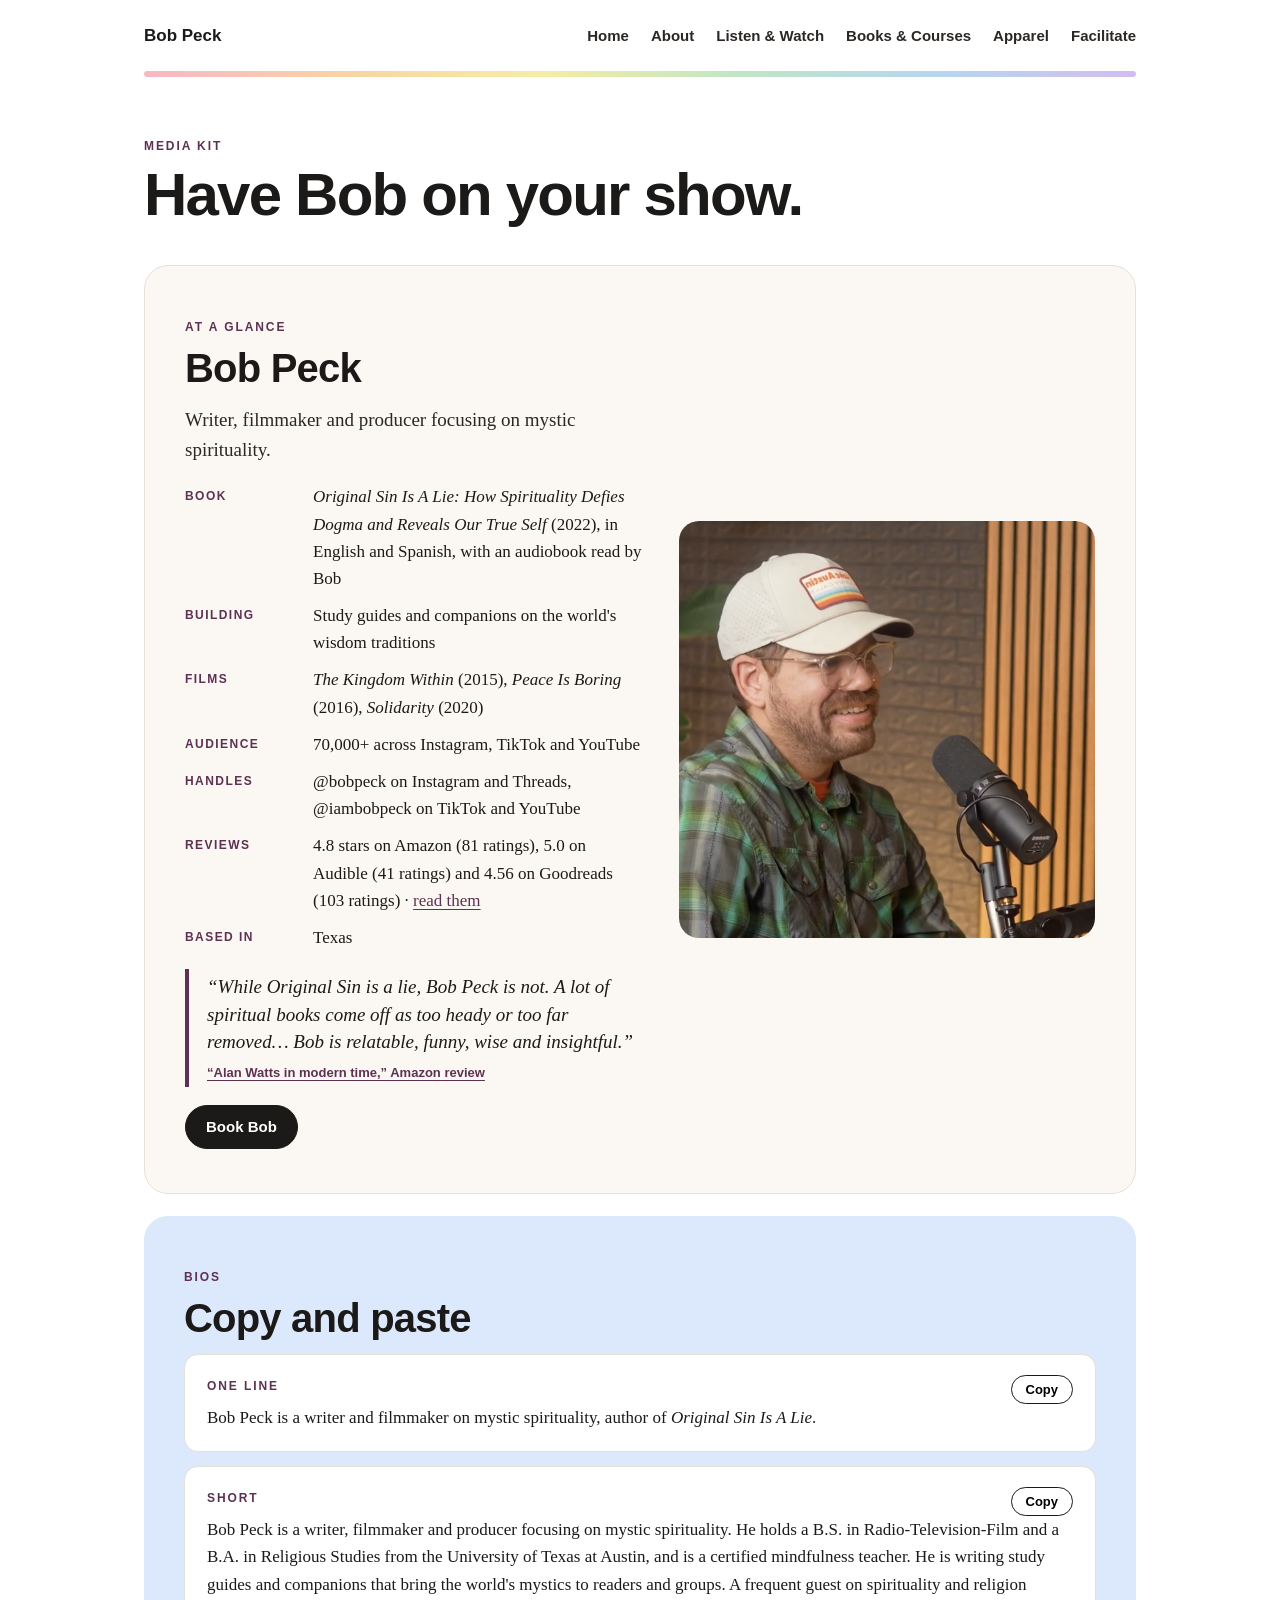
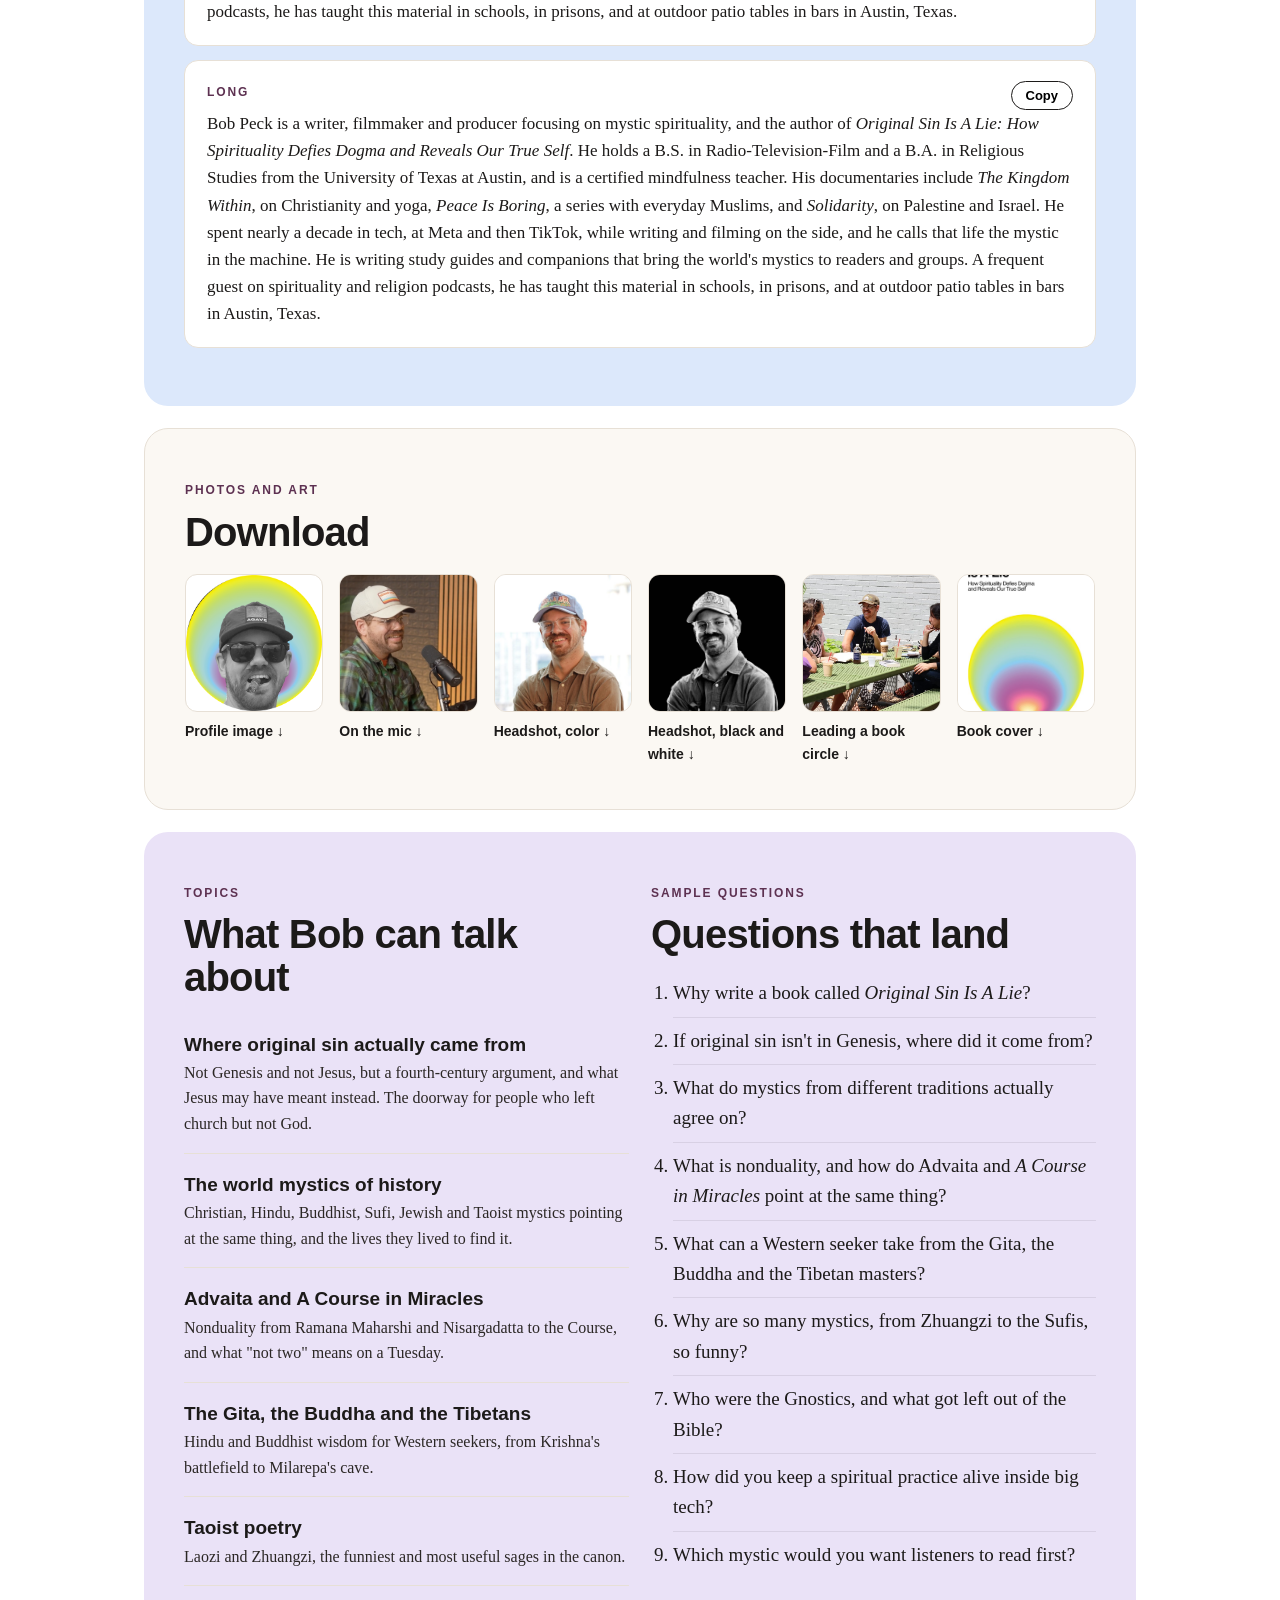
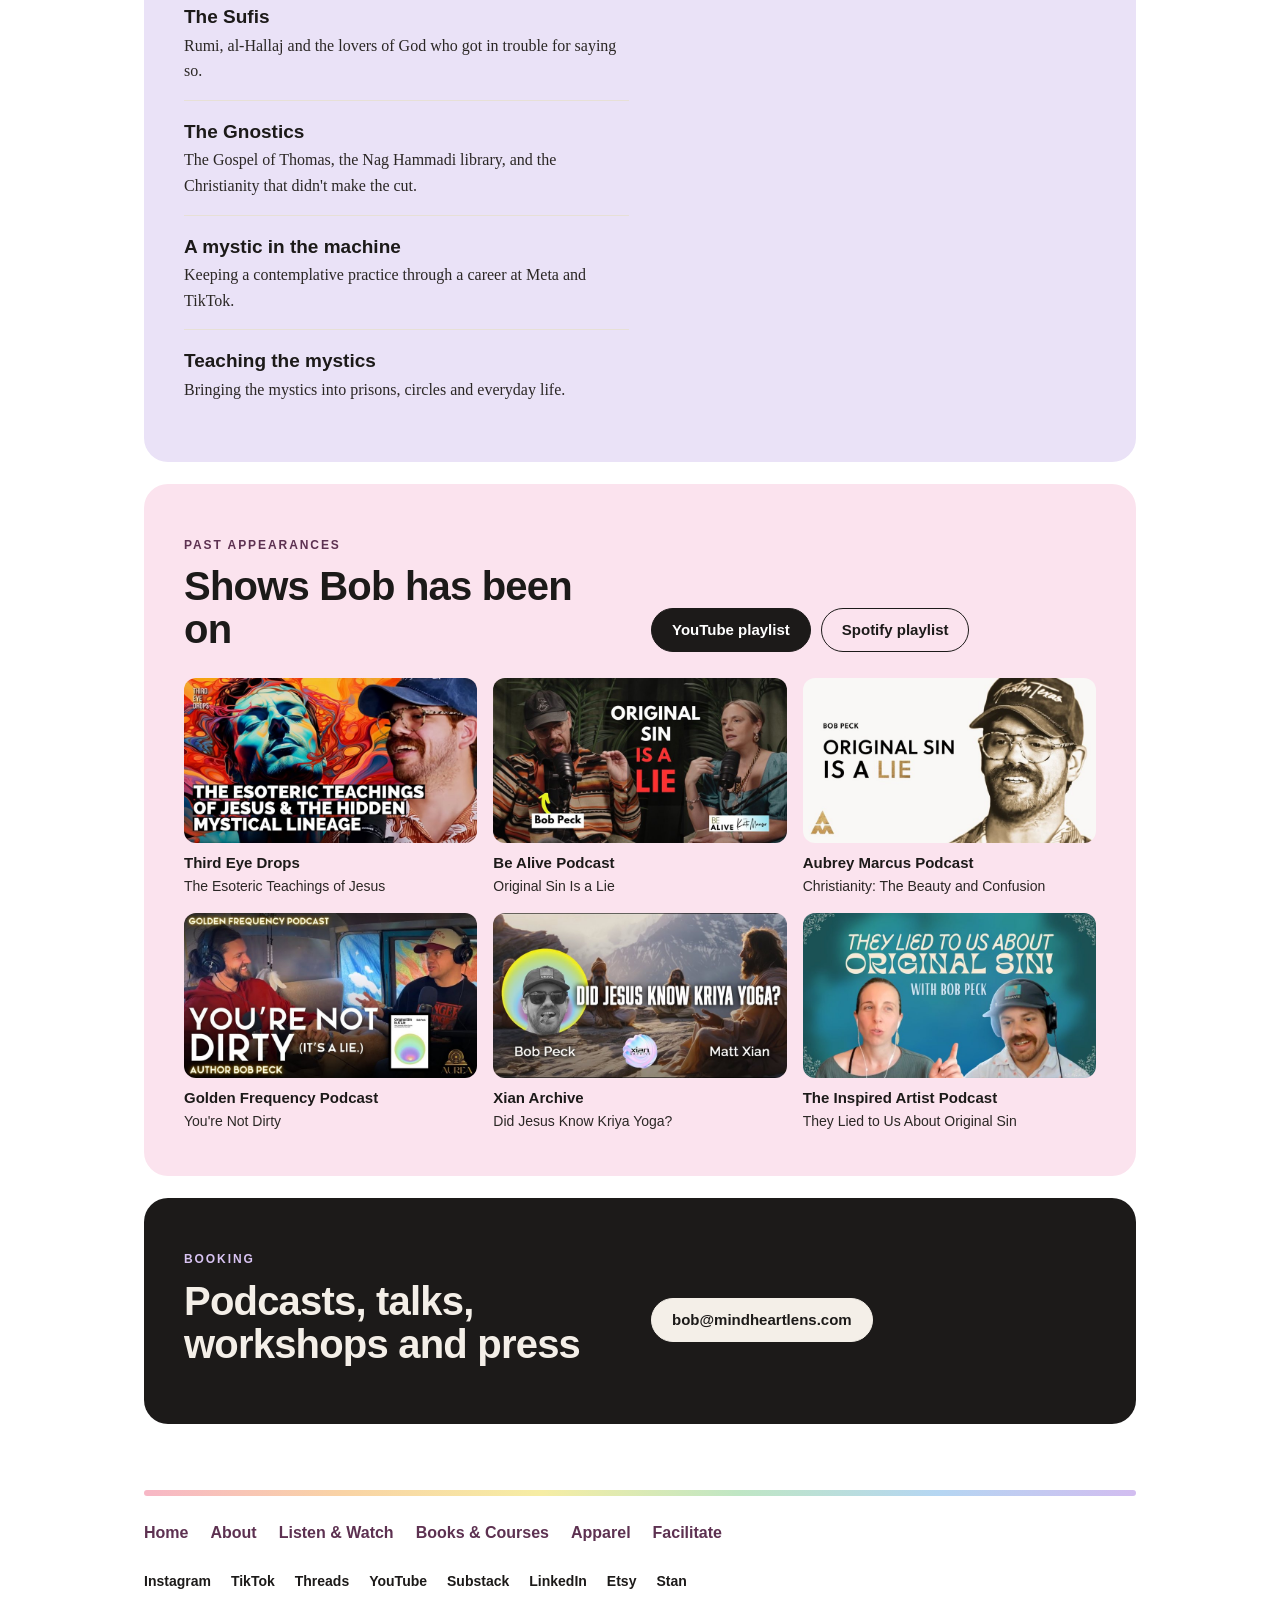
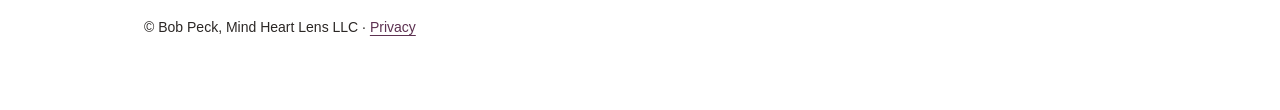
<file: media-kit/index.html>
<!doctype html>
<html lang="en">
<head>
<meta charset="utf-8">
<meta name="viewport" content="width=device-width, initial-scale=1">
<title>Media Kit · Bob Peck</title>
<meta name="description" content="Bios, photos, topics and sample questions for podcast hosts and press.">
<meta property="og:type" content="website">
<meta property="og:site_name" content="Bob Peck">
<meta property="og:title" content="Media Kit · Bob Peck">
<meta property="og:description" content="Have Bob on your show: bios, photos, topics and sample questions.">
<meta property="og:url" content="https://iambobpeck.com/media-kit/">
<meta property="og:image" content="https://iambobpeck.com/images/share-card.jpg">
<meta property="og:image:width" content="1200">
<meta property="og:image:height" content="630">
<meta name="twitter:card" content="summary_large_image">
<meta name="theme-color" content="#FFFFFF">
<link rel="icon" href="../images/bob.png">
<link rel="stylesheet" href="../style.css">
<!-- Meta Pixel -->
<script>
!function(f,b,e,v,n,t,s){if(f.fbq)return;n=f.fbq=function(){n.callMethod?
n.callMethod.apply(n,arguments):n.queue.push(arguments)};if(!f._fbq)f._fbq=n;
n.push=n;n.loaded=!0;n.version='2.0';n.queue=[];t=b.createElement(e);t.async=!0;
t.src=v;s=b.getElementsByTagName(e)[0];s.parentNode.insertBefore(t,s)}(window,
document,'script','https://connect.facebook.net/en_US/fbevents.js');
fbq('init','326172492859892');
fbq('track','PageView');
document.addEventListener('click',function(e){
  var a=e.target.closest&&e.target.closest('a[href]');if(!a)return;
  var h=a.hostname||'',d=null;
  if(/etsy\.com$/.test(h))d='Etsy';
  else if(/(amazon\.com|amzn\.to|audible\.com)$/.test(h))d='Amazon';
  else if(/stan\.store$/.test(h))d='Stan';
  else if(/substack\.com$/.test(h))d='Substack';
  if(d)fbq('trackCustom','OutboundClick',{destination:d,link_text:((a.querySelector('h3')||a).innerText||'').replace(/\s+/g,' ').trim().slice(0,80),page:location.pathname});
},true);
</script>
<noscript><img height="1" width="1" style="display:none" alt="" src="https://www.facebook.com/tr?id=326172492859892&ev=PageView&noscript=1"></noscript>
<!-- End Meta Pixel -->
</head>
<body>

<header class="wrap">
  <nav class="nav">
    <a class="brand" href="../">Bob Peck</a>
    <div class="links">
      <a href="../">Home</a>
      <a href="../about/">About</a>
      <a href="../listen/">Listen &amp; Watch</a>
      <a href="../shop/">Books &amp; Courses</a>
      <a href="../apparel/">Apparel</a>
      <a href="../facilitate/">Facilitate</a>
    </div>
  </nav>
  <div class="aura"></div>
  <div class="narrow page-head">
    <span class="label">Media kit</span>
    <h1 class="h1-page">Have Bob on your show.</h1>
  </div>
</header>

<main class="wrap">

  <section class="band paper" id="mk-top">
    <div class="mk-top">
      <img class="mk-photo" src="../images/bob-podcast.jpg" alt="Bob Peck smiling at the mic as a podcast guest">
      <div>
        <span class="label">At a glance</span>
        <h2>Bob Peck</h2>
        <p class="muted" style="margin-bottom:18px">Writer, filmmaker and producer focusing on mystic spirituality.</p>
        <dl class="facts">
          <dt>Book</dt><dd><em>Original Sin Is A Lie: How Spirituality Defies Dogma and Reveals Our True Self</em> (2022), in English and Spanish, with an audiobook read by Bob</dd>
          <dt>Building</dt><dd>Study guides and companions on the world's wisdom traditions</dd>
          <dt>Films</dt><dd><em>The Kingdom Within</em> (2015), <em>Peace Is Boring</em> (2016), <em>Solidarity</em> (2020)</dd>
          <dt>Audience</dt><dd>70,000+ across Instagram, TikTok and YouTube</dd>
          <dt>Handles</dt><dd>@bobpeck on Instagram and Threads, @iambobpeck on TikTok and YouTube</dd>
          <dt>Reviews</dt><dd>4.8 stars on Amazon (81 ratings), 5.0 on Audible (41 ratings) and 4.56 on Goodreads (103 ratings) · <a href="https://www.amazon.com/product-reviews/B0BCD1YBG8">read them</a></dd>
          <dt>Based in</dt><dd>Texas</dd>
        </dl>
        <blockquote class="pull">“While Original Sin is a lie, Bob Peck is not. A lot of spiritual books come off as too heady or too far removed… Bob is relatable, funny, wise and insightful.”<cite><a href="https://www.amazon.com/portal/customer-reviews/srp/-/R1P6DDQORVUJNE">“Alan Watts in modern time,” Amazon review</a></cite></blockquote>
        <div class="btns">
          <a class="btn solid" href="mailto:bob@mindheartlens.com?subject=Podcast%20or%20press%20request">Book Bob</a>

        </div>
      </div>
    </div>
  </section>

  <section class="band blue" id="mk-bios">
    <span class="label">Bios</span>
    <h2>Copy and paste</h2>
    <div class="copybox">
      <div class="copyrow"><span class="label">One line</span><button class="copy" type="button">Copy</button></div>
      <p>Bob Peck is a writer and filmmaker on mystic spirituality, author of <em>Original Sin Is A Lie</em>.</p>
    </div>
    <div class="copybox">
      <div class="copyrow"><span class="label">Short</span><button class="copy" type="button">Copy</button></div>
      <p>Bob Peck is a writer, filmmaker and producer focusing on mystic spirituality. He holds a B.S. in Radio-Television-Film and a B.A. in Religious Studies from the University of Texas at Austin, and is a certified mindfulness teacher. He is writing study guides and companions that bring the world's mystics to readers and groups. A frequent guest on spirituality and religion podcasts, he has taught this material in schools, in prisons, and at outdoor patio tables in bars in Austin, Texas.</p>
    </div>
    <div class="copybox">
      <div class="copyrow"><span class="label">Long</span><button class="copy" type="button">Copy</button></div>
      <p>Bob Peck is a writer, filmmaker and producer focusing on mystic spirituality, and the author of <em>Original Sin Is A Lie: How Spirituality Defies Dogma and Reveals Our True Self</em>. He holds a B.S. in Radio-Television-Film and a B.A. in Religious Studies from the University of Texas at Austin, and is a certified mindfulness teacher. His documentaries include <em>The Kingdom Within</em>, on Christianity and yoga, <em>Peace Is Boring</em>, a series with everyday Muslims, and <em>Solidarity</em>, on Palestine and Israel. He spent nearly a decade in tech, at Meta and then TikTok, while writing and filming on the side, and he calls that life the mystic in the machine. He is writing study guides and companions that bring the world's mystics to readers and groups. A frequent guest on spirituality and religion podcasts, he has taught this material in schools, in prisons, and at outdoor patio tables in bars in Austin, Texas.</p>
    </div>
  </section>

  <section class="band paper" id="mk-photos">
    <span class="label">Photos and art</span>
    <h2>Download</h2>
    <div class="dl-grid">
      <a class="dl" href="../images/bob-avatar.png" download><img src="../images/bob-avatar.png" alt="" loading="lazy" style="object-fit:contain;background:#fff"><span>Profile image</span></a>
      <a class="dl" href="../images/bob-podcast.jpg" download><img src="../images/bob-podcast.jpg" alt="" loading="lazy"><span>On the mic</span></a>
      <a class="dl" href="../images/bob-headshot.jpg" download><img src="../images/bob-portrait.jpg" alt="" loading="lazy"><span>Headshot, color</span></a>
      <a class="dl" href="../images/bob-headshot-bw.jpg" download><img src="../images/bob-headshot-bw.jpg" alt="" loading="lazy"><span>Headshot, black and white</span></a>
      <a class="dl" href="../images/bob-patio.jpg" download><img src="../images/bob-patio.jpg" alt="" loading="lazy"><span>Leading a book circle</span></a>
      <a class="dl" href="../images/osial-cover.jpg" download><img src="../images/osial-cover.jpg" alt="" loading="lazy"><span>Book cover</span></a>
    </div>
  </section>

  <section class="band lavender" id="mk-topics">
    <div class="grid2">
      <div>
        <span class="label">Topics</span>
        <h2>What Bob can talk about</h2>
        <ul class="list">
          <li><a>Where original sin actually came from</a><span>Not Genesis and not Jesus, but a fourth-century argument, and what Jesus may have meant instead. The doorway for people who left church but not God.</span></li>
          <li><a>The world mystics of history</a><span>Christian, Hindu, Buddhist, Sufi, Jewish and Taoist mystics pointing at the same thing, and the lives they lived to find it.</span></li>
          <li><a>Advaita and A Course in Miracles</a><span>Nonduality from Ramana Maharshi and Nisargadatta to the Course, and what "not two" means on a Tuesday.</span></li>
          <li><a>The Gita, the Buddha and the Tibetans</a><span>Hindu and Buddhist wisdom for Western seekers, from Krishna's battlefield to Milarepa's cave.</span></li>
          <li><a>Taoist poetry</a><span>Laozi and Zhuangzi, the funniest and most useful sages in the canon.</span></li>
          <li><a>The Sufis</a><span>Rumi, al-Hallaj and the lovers of God who got in trouble for saying so.</span></li>
          <li><a>The Gnostics</a><span>The Gospel of Thomas, the Nag Hammadi library, and the Christianity that didn't make the cut.</span></li>
          <li><a>A mystic in the machine</a><span>Keeping a contemplative practice through a career at Meta and TikTok.</span></li>
          <li><a>Teaching the mystics</a><span>Bringing the mystics into prisons, circles and everyday life.</span></li>
        </ul>
      </div>
      <div>
        <span class="label">Sample questions</span>
        <h2>Questions that land</h2>
        <ol class="qs">
          <li>Why write a book called <em>Original Sin Is A Lie</em>?</li>
          <li>If original sin isn't in Genesis, where did it come from?</li>
          <li>What do mystics from different traditions actually agree on?</li>
          <li>What is nonduality, and how do Advaita and <em>A Course in Miracles</em> point at the same thing?</li>
          <li>What can a Western seeker take from the Gita, the Buddha and the Tibetan masters?</li>
          <li>Why are so many mystics, from Zhuangzi to the Sufis, so funny?</li>
          <li>Who were the Gnostics, and what got left out of the Bible?</li>
          <li>How did you keep a spiritual practice alive inside big tech?</li>
          <li>Which mystic would you want listeners to read first?</li>
        </ol>
      </div>
    </div>
  </section>


  <section class="band blush" id="mk-past">
    <div class="grid2" style="align-items:end">
      <div>
        <span class="label">Past appearances</span>
        <h2 style="margin:0">Shows Bob has been on</h2>
      </div>
      <div class="btns" style="justify-content:flex-start;margin:0">
        <a class="btn solid" href="https://www.youtube.com/playlist?list=PLpnpcZweXcpawFdAVuIUcfbn8PZjJ1MLB">YouTube playlist</a>
        <a class="btn" href="https://open.spotify.com/playlist/6eSNqL3yIhmKEjRWz18yAk">Spotify playlist</a>
      </div>
    </div>
    <div class="thumbs">
      <a class="thumbcard" href="https://youtu.be/Lkpk3-TYs3E"><img src="../images/thumb-thirdeye.jpg" alt="Third Eye Drops: The Esoteric Teachings of Jesus" loading="lazy"><strong>Third Eye Drops</strong><span>The Esoteric Teachings of Jesus</span></a>
      <a class="thumbcard" href="https://youtu.be/fEcWOn9Fqdw"><img src="../images/thumb-bealive.jpg" alt="Be Alive with Kate Manser: Original Sin Is a Lie" loading="lazy"><strong>Be Alive Podcast</strong><span>Original Sin Is a Lie</span></a>
      <a class="thumbcard" href="https://www.aubreymarcus.com/blogs/aubrey-marcus-podcast/christianity-the-beauty-and-confusion-w-bob-peck-amp-421"><img src="../images/thumb-aubrey.jpg" alt="Aubrey Marcus Podcast: Christianity, The Beauty and Confusion" loading="lazy"><strong>Aubrey Marcus Podcast</strong><span>Christianity: The Beauty and Confusion</span></a>
      <a class="thumbcard" href="https://youtu.be/PvLRUb2lDx8"><img src="../images/thumb-golden.jpg" alt="Golden Frequency Podcast: You're Not Dirty" loading="lazy"><strong>Golden Frequency Podcast</strong><span>You're Not Dirty</span></a>
      <a class="thumbcard" href="https://youtu.be/pnKrjSM-6vw"><img src="../images/thumb-xian.jpg" alt="Xian Archive: Did Jesus Know Kriya Yoga?" loading="lazy"><strong>Xian Archive</strong><span>Did Jesus Know Kriya Yoga?</span></a>
      <a class="thumbcard" href="https://youtu.be/KT80JEkgTOg"><img src="../images/thumb-liedto.jpg" alt="The Inspired Artist Podcast: They Lied to Us About Original Sin" loading="lazy"><strong>The Inspired Artist Podcast</strong><span>They Lied to Us About Original Sin</span></a>
    </div>
  </section>

  <section class="band ink" id="mk-contact">
    <div class="grid2" style="align-items:center">
      <div>
        <span class="label">Booking</span>
        <h2>Podcasts, talks, workshops and press</h2>
      </div>
      <div class="btns" style="justify-content:flex-start">
        <a class="btn solid" href="mailto:bob@mindheartlens.com?subject=Podcast%20or%20press%20request">bob@mindheartlens.com</a>
      </div>
    </div>
  </section>

<script>
document.querySelectorAll('.copy').forEach(b => b.addEventListener('click', () => {
  const t = b.closest('.copybox').querySelector('p').innerText;
  (navigator.clipboard ? navigator.clipboard.writeText(t) : Promise.reject()).then(() => {
    b.textContent = 'Copied'; setTimeout(() => b.textContent = 'Copy', 1600);
  }).catch(() => {});
}));
</script>

</main>

<footer class="wrap foot">
  <div class="aura"></div>
  <nav class="footnav">
    <a href="../">Home</a>
    <a href="../about/">About</a>
    <a href="../listen/">Listen &amp; Watch</a>
    <a href="../shop/">Books &amp; Courses</a>
    <a href="../apparel/">Apparel</a>
    <a href="../facilitate/">Facilitate</a>
  </nav>
  <div class="social">
    <a href="https://www.instagram.com/bobpeck">Instagram</a>
    <a href="https://www.tiktok.com/@iambobpeck">TikTok</a>
    <a href="https://www.threads.net/@bobpeck">Threads</a>
    <a href="https://youtube.com/@iambobpeck">YouTube</a>
    <a href="https://bobpeck.substack.com">Substack</a>
    <a href="https://linkedin.com/in/bobpeckiv">LinkedIn</a>
    <a href="https://www.etsy.com/shop/KarmicReliefShop">Etsy</a>
    <a href="https://stan.store/bobpeck">Stan</a>
  </div>
  <p>© Bob Peck, Mind Heart Lens LLC · <a href="../privacy/">Privacy</a></p>
</footer>

</body>
</html>
</file>
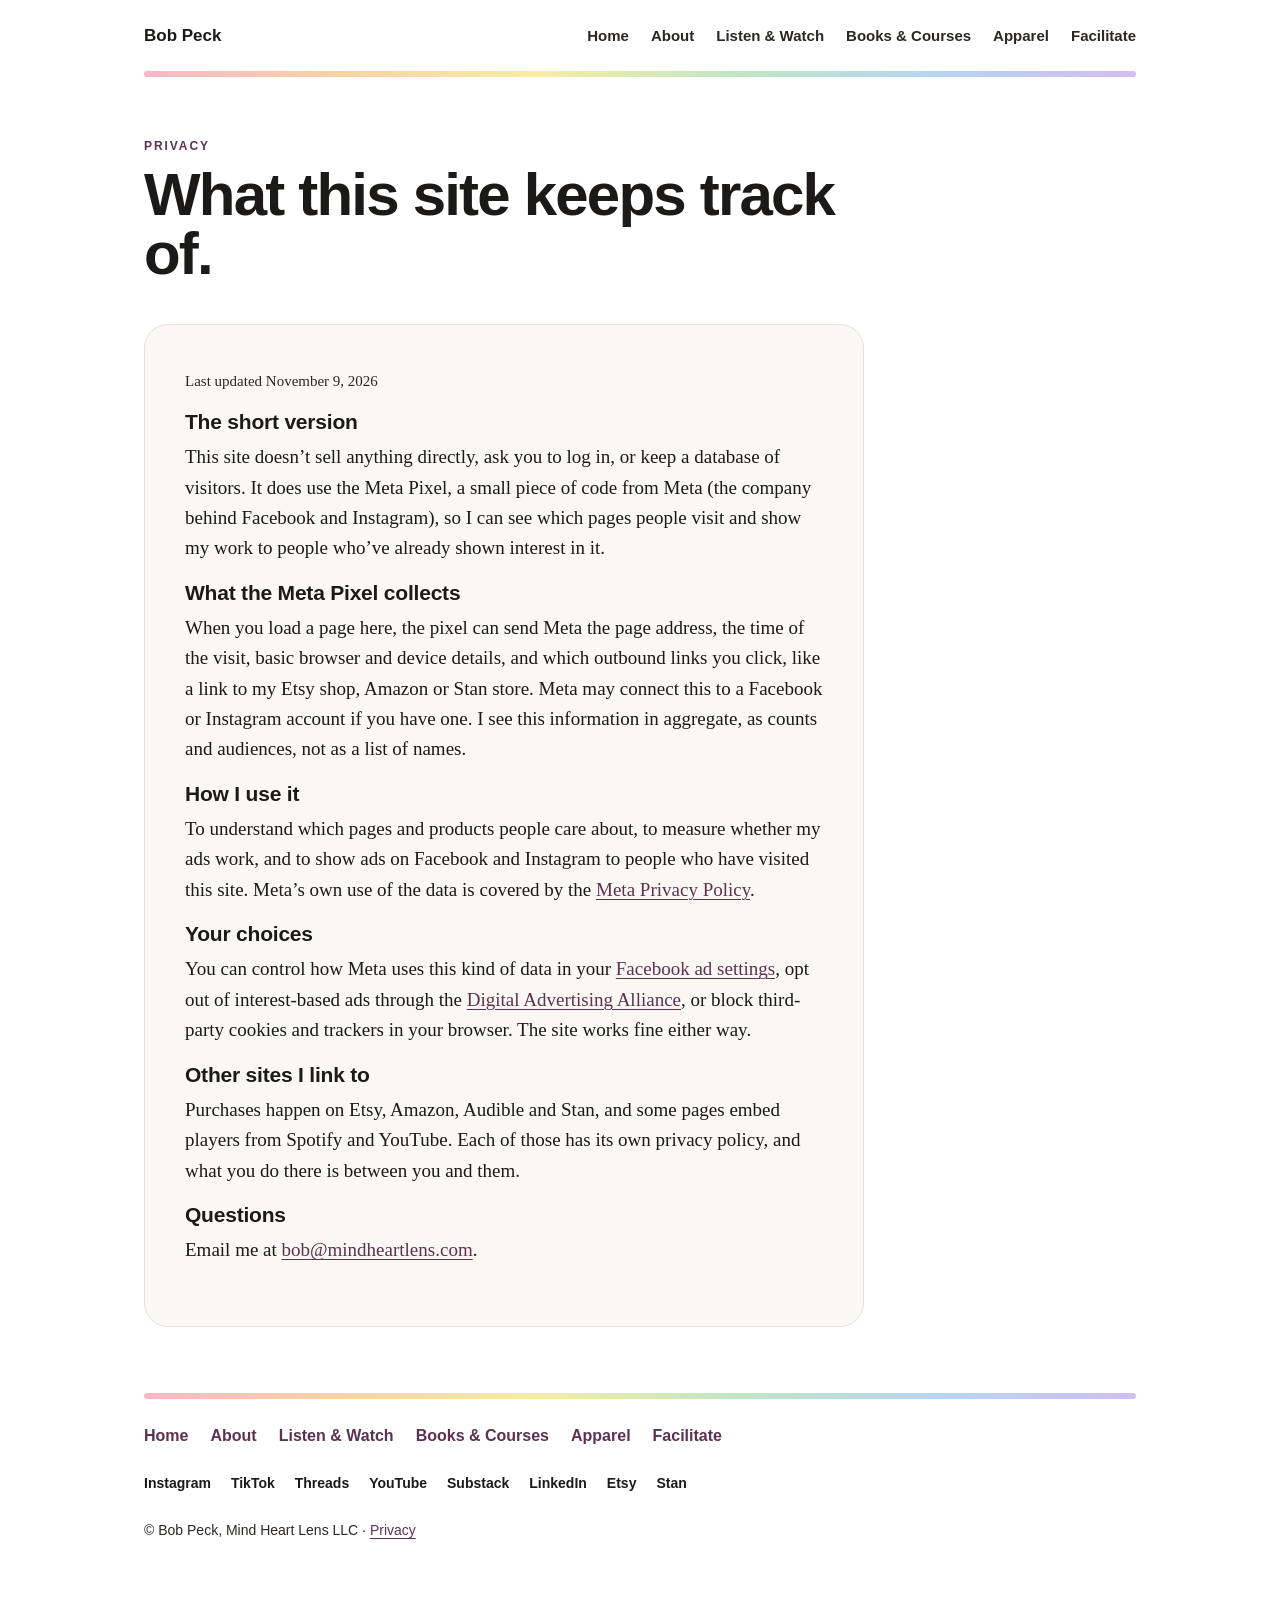
<file: privacy/index.html>
<!doctype html>
<html lang="en">
<head>
<meta charset="utf-8">
<meta name="viewport" content="width=device-width, initial-scale=1">
<title>Privacy · Bob Peck</title>
<meta name="description" content="How iambobpeck.com uses the Meta Pixel and what you can do about it.">
<meta property="og:type" content="website">
<meta property="og:site_name" content="Bob Peck">
<meta property="og:title" content="Privacy · Bob Peck">
<meta property="og:description" content="How iambobpeck.com uses the Meta Pixel.">
<meta property="og:url" content="https://iambobpeck.com/privacy/">
<meta property="og:image" content="https://iambobpeck.com/images/share-card.jpg">
<meta property="og:image:width" content="1200">
<meta property="og:image:height" content="630">
<meta name="twitter:card" content="summary_large_image">
<meta name="theme-color" content="#FFFFFF">
<link rel="icon" href="../images/bob.png">
<link rel="stylesheet" href="../style.css">
<!-- Meta Pixel -->
<script>
!function(f,b,e,v,n,t,s){if(f.fbq)return;n=f.fbq=function(){n.callMethod?
n.callMethod.apply(n,arguments):n.queue.push(arguments)};if(!f._fbq)f._fbq=n;
n.push=n;n.loaded=!0;n.version='2.0';n.queue=[];t=b.createElement(e);t.async=!0;
t.src=v;s=b.getElementsByTagName(e)[0];s.parentNode.insertBefore(t,s)}(window,
document,'script','https://connect.facebook.net/en_US/fbevents.js');
fbq('init','326172492859892');
fbq('track','PageView');
document.addEventListener('click',function(e){
  var a=e.target.closest&&e.target.closest('a[href]');if(!a)return;
  var h=a.hostname||'',d=null;
  if(/etsy\.com$/.test(h))d='Etsy';
  else if(/(amazon\.com|amzn\.to|audible\.com)$/.test(h))d='Amazon';
  else if(/stan\.store$/.test(h))d='Stan';
  else if(/substack\.com$/.test(h))d='Substack';
  if(d)fbq('trackCustom','OutboundClick',{destination:d,link_text:((a.querySelector('h3')||a).innerText||'').replace(/\s+/g,' ').trim().slice(0,80),page:location.pathname});
},true);
</script>
<noscript><img height="1" width="1" style="display:none" alt="" src="https://www.facebook.com/tr?id=326172492859892&ev=PageView&noscript=1"></noscript>
<!-- End Meta Pixel -->
</head>
<body>

<header class="wrap">
  <nav class="nav">
    <a class="brand" href="../">Bob Peck</a>
    <div class="links">
      <a href="../">Home</a>
      <a href="../about/">About</a>
      <a href="../listen/">Listen &amp; Watch</a>
      <a href="../shop/">Books &amp; Courses</a>
      <a href="../apparel/">Apparel</a>
      <a href="../facilitate/">Facilitate</a>
    </div>
  </nav>
  <div class="aura"></div>
  <div class="narrow page-head">
    <span class="label">Privacy</span>
    <h1 class="h1-page">What this site keeps track of.</h1>
  </div>
</header>

<main class="wrap">

  <section class="band paper narrow" id="privacy">
    <p class="muted small">Last updated November 9, 2026</p>

    <h3>The short version</h3>
    <p>This site doesn&rsquo;t sell anything directly, ask you to log in, or keep a database of visitors. It does use the Meta Pixel, a small piece of code from Meta (the company behind Facebook and Instagram), so I can see which pages people visit and show my work to people who&rsquo;ve already shown interest in it.</p>

    <h3>What the Meta Pixel collects</h3>
    <p>When you load a page here, the pixel can send Meta the page address, the time of the visit, basic browser and device details, and which outbound links you click, like a link to my Etsy shop, Amazon or Stan store. Meta may connect this to a Facebook or Instagram account if you have one. I see this information in aggregate, as counts and audiences, not as a list of names.</p>

    <h3>How I use it</h3>
    <p>To understand which pages and products people care about, to measure whether my ads work, and to show ads on Facebook and Instagram to people who have visited this site. Meta&rsquo;s own use of the data is covered by the <a href="https://www.facebook.com/privacy/policy/">Meta Privacy Policy</a>.</p>

    <h3>Your choices</h3>
    <p>You can control how Meta uses this kind of data in your <a href="https://www.facebook.com/adpreferences/ad_settings">Facebook ad settings</a>, opt out of interest-based ads through the <a href="https://optout.aboutads.info/">Digital Advertising Alliance</a>, or block third-party cookies and trackers in your browser. The site works fine either way.</p>

    <h3>Other sites I link to</h3>
    <p>Purchases happen on Etsy, Amazon, Audible and Stan, and some pages embed players from Spotify and YouTube. Each of those has its own privacy policy, and what you do there is between you and them.</p>

    <h3>Questions</h3>
    <p>Email me at <a href="mailto:bob@mindheartlens.com">bob@mindheartlens.com</a>.</p>
  </section>

</main>

<footer class="wrap foot">
  <div class="aura"></div>
  <nav class="footnav">
    <a href="../">Home</a>
    <a href="../about/">About</a>
    <a href="../listen/">Listen &amp; Watch</a>
    <a href="../shop/">Books &amp; Courses</a>
    <a href="../apparel/">Apparel</a>
    <a href="../facilitate/">Facilitate</a>
  </nav>
  <div class="social">
    <a href="https://www.instagram.com/bobpeck">Instagram</a>
    <a href="https://www.tiktok.com/@iambobpeck">TikTok</a>
    <a href="https://www.threads.net/@bobpeck">Threads</a>
    <a href="https://youtube.com/@iambobpeck">YouTube</a>
    <a href="https://bobpeck.substack.com">Substack</a>
    <a href="https://linkedin.com/in/bobpeckiv">LinkedIn</a>
    <a href="https://www.etsy.com/shop/KarmicReliefShop">Etsy</a>
    <a href="https://stan.store/bobpeck">Stan</a>
  </div>
  <p>© Bob Peck, Mind Heart Lens LLC · <a href="../privacy/">Privacy</a></p>
</footer>

</body>
</html>
</file>
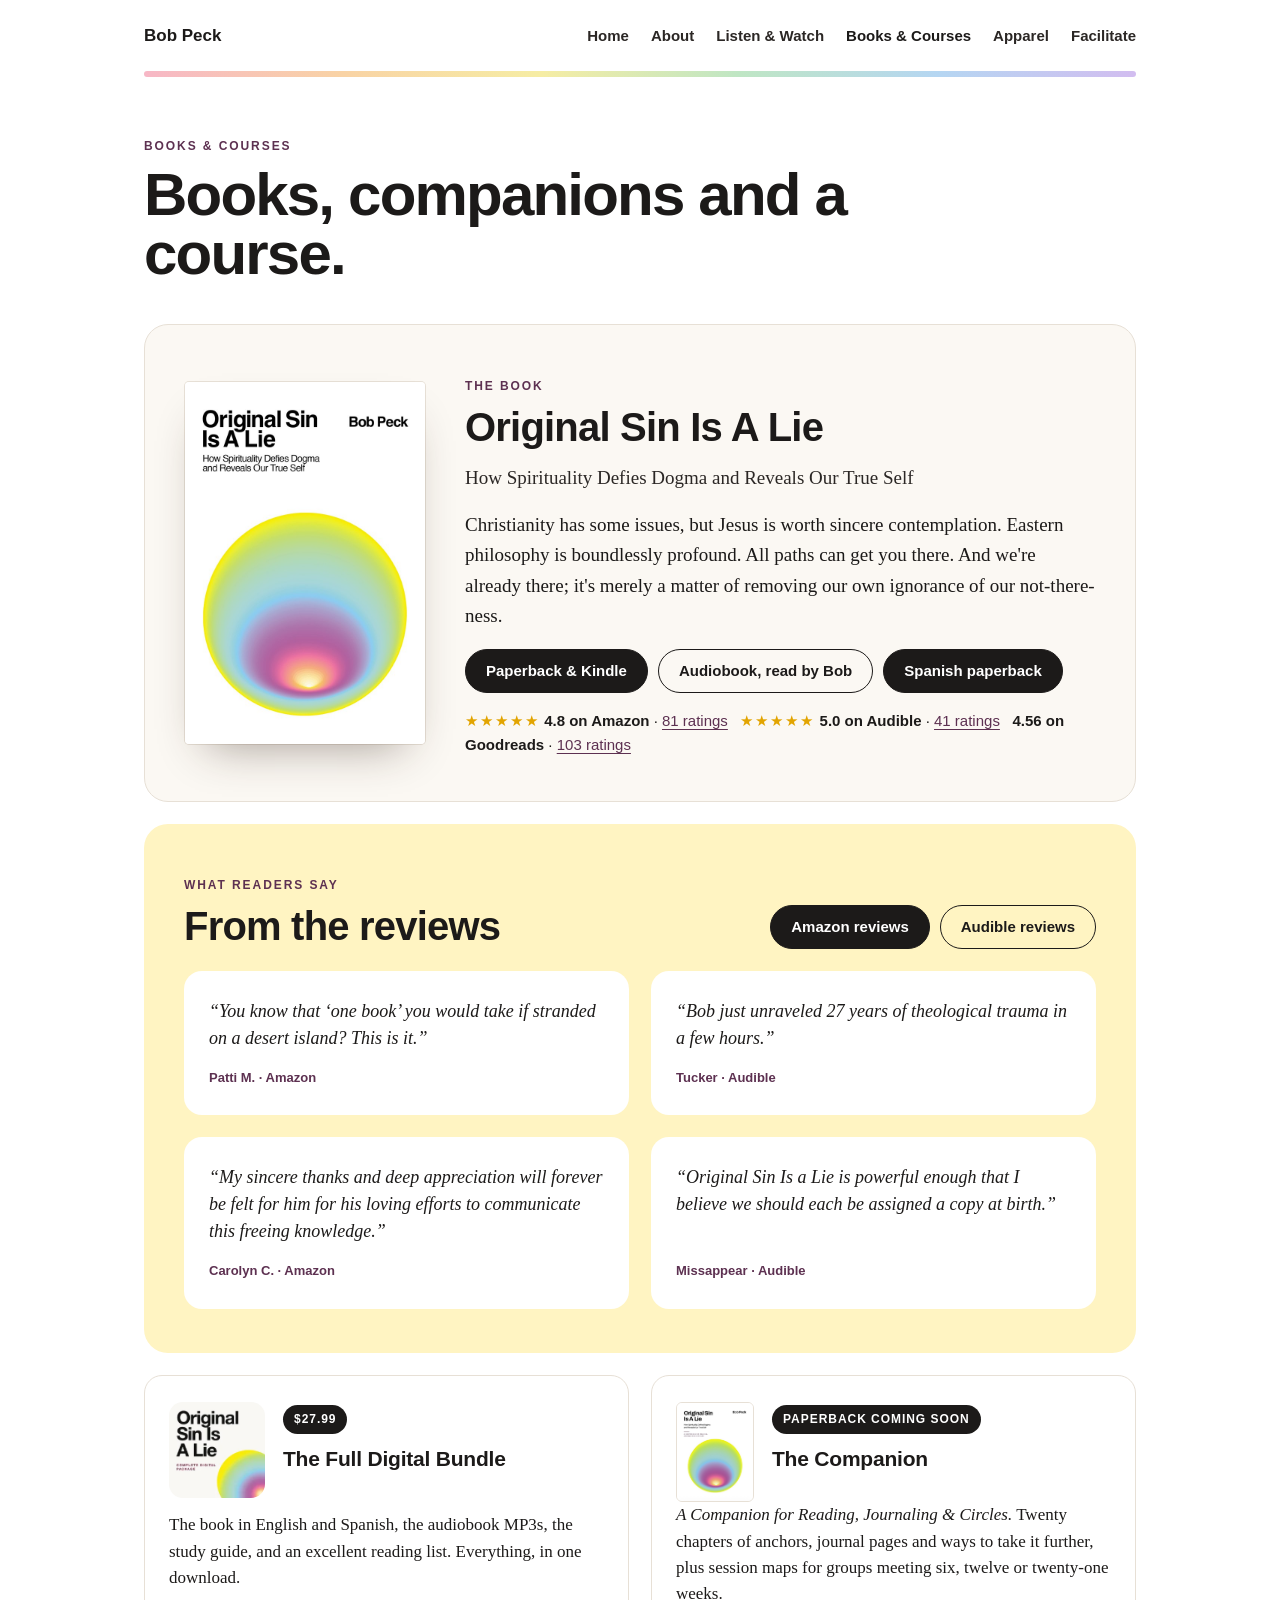
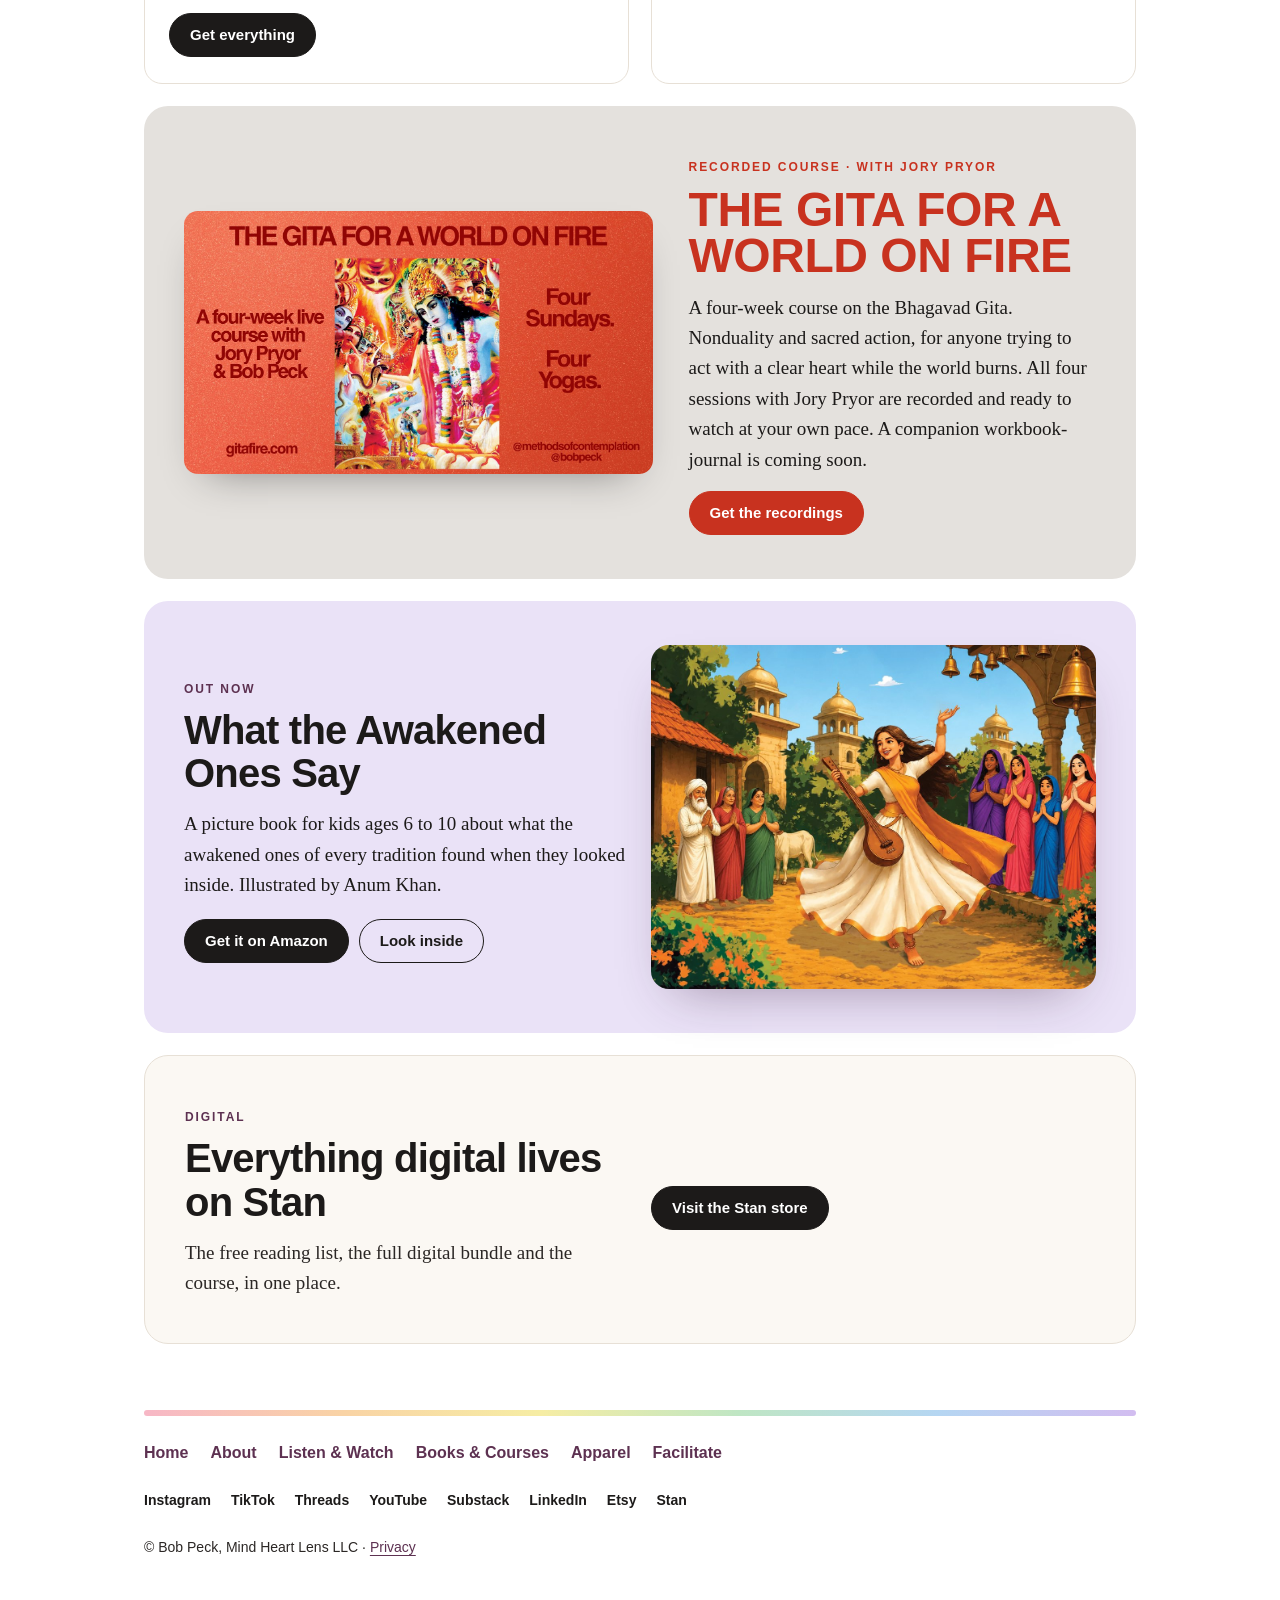
<file: shop/index.html>
<!doctype html>
<html lang="en">
<head>
<meta charset="utf-8">
<meta name="viewport" content="width=device-width, initial-scale=1">
<title>Books &amp; Courses · Bob Peck</title>
<meta name="description" content="Original Sin Is A Lie, the Companion, the Gita course and the picture book What the Awakened Ones Say.">
<meta property="og:type" content="website">
<meta property="og:site_name" content="Bob Peck">
<meta property="og:title" content="Books &amp; Courses · Bob Peck">
<meta property="og:description" content="Original Sin Is A Lie, the Companion, the Gita course and a picture book.">
<meta property="og:url" content="https://iambobpeck.com/shop/">
<meta property="og:image" content="https://iambobpeck.com/images/share-card.jpg">
<meta property="og:image:width" content="1200">
<meta property="og:image:height" content="630">
<meta name="twitter:card" content="summary_large_image">
<meta name="theme-color" content="#FFFFFF">
<link rel="icon" href="../images/bob.png">
<link rel="stylesheet" href="../style.css">
<!-- Meta Pixel -->
<script>
!function(f,b,e,v,n,t,s){if(f.fbq)return;n=f.fbq=function(){n.callMethod?
n.callMethod.apply(n,arguments):n.queue.push(arguments)};if(!f._fbq)f._fbq=n;
n.push=n;n.loaded=!0;n.version='2.0';n.queue=[];t=b.createElement(e);t.async=!0;
t.src=v;s=b.getElementsByTagName(e)[0];s.parentNode.insertBefore(t,s)}(window,
document,'script','https://connect.facebook.net/en_US/fbevents.js');
fbq('init','326172492859892');
fbq('track','PageView');
document.addEventListener('click',function(e){
  var a=e.target.closest&&e.target.closest('a[href]');if(!a)return;
  var h=a.hostname||'',d=null;
  if(/etsy\.com$/.test(h))d='Etsy';
  else if(/(amazon\.com|amzn\.to|link\.amazon|audible\.com)$/.test(h))d='Amazon';
  else if(/stan\.store$/.test(h))d='Stan';
  else if(/substack\.com$/.test(h))d='Substack';
  if(d)fbq('trackCustom','OutboundClick',{destination:d,link_text:((a.querySelector('h3')||a).innerText||'').replace(/\s+/g,' ').trim().slice(0,80),page:location.pathname});
},true);
</script>
<noscript><img height="1" width="1" style="display:none" alt="" src="https://www.facebook.com/tr?id=326172492859892&ev=PageView&noscript=1"></noscript>
<!-- End Meta Pixel -->
</head>
<body>

<header class="wrap">
  <nav class="nav">
    <a class="brand" href="../">Bob Peck</a>
    <div class="links">
      <a href="../">Home</a>
      <a href="../about/">About</a>
      <a href="../listen/">Listen &amp; Watch</a>
      <a href="../shop/" aria-current="page">Books &amp; Courses</a>
      <a href="../apparel/">Apparel</a>
      <a href="../facilitate/">Facilitate</a>
    </div>
  </nav>
  <div class="aura"></div>
  <div class="narrow page-head">
    <span class="label">Books &amp; Courses</span>
    <h1 class="h1-page">Books, companions and a course.</h1>
  </div>
</header>

<main class="wrap">

  <section class="band paper" id="book">
    <div class="split">
      <img class="bookcover" src="../images/osial-cover.jpg" alt="Original Sin Is A Lie by Bob Peck, cover">
      <div>
        <span class="label">The book</span>
        <h2>Original Sin Is A Lie</h2>
        <p class="muted">How Spirituality Defies Dogma and Reveals Our True Self</p>
        <p>Christianity has some issues, but Jesus is worth sincere contemplation. Eastern philosophy is boundlessly profound. All paths can get you there. And we're already there; it's merely a matter of removing our own ignorance of our not-there-ness.</p>
        <div class="btns">
          <a class="btn solid" href="https://amzn.to/3WFtHKr">Paperback &amp; Kindle</a>
          <a class="btn" href="https://www.audible.com/pd/Original-Sin-Is-A-Lie-Audiobook/B0BF735TSJ">Audiobook, read by Bob</a>
          <a class="btn solid" href="https://www.amazon.com/dp/B0DRSF41FK">Spanish paperback</a>
        </div>
        <p class="rating"><span class="stars">★★★★★</span> <strong>4.8 on Amazon</strong> · <a href="https://www.amazon.com/product-reviews/B0BCD1YBG8">81 ratings</a> &nbsp; <span class="stars">★★★★★</span> <strong>5.0 on Audible</strong> · <a href="https://www.audible.com/pd/Original-Sin-Is-A-Lie-Audiobook/B0BF735TSJ">41 ratings</a> &nbsp; <strong>4.56 on Goodreads</strong> · <a href="https://www.goodreads.com/book/show/62338778-original-sin-is-a-lie">103 ratings</a></p>
      </div>
    </div>
  </section>

  <section class="band yellow" id="reviews">
    <div class="row" style="justify-content:space-between;align-items:flex-end;flex-wrap:wrap;gap:14px">
      <div><span class="label">What readers say</span><h2 style="margin:0">From the reviews</h2></div>
      <div class="btns" style="margin:0"><a class="btn solid" href="https://www.amazon.com/product-reviews/B0BCD1YBG8">Amazon reviews</a><a class="btn" href="https://www.audible.com/pd/Original-Sin-Is-A-Lie-Audiobook/B0BF735TSJ">Audible reviews</a></div>
    </div>
    <div class="grid2" style="margin-top:22px">
      <a class="card review" href="https://www.amazon.com/product-reviews/B0BCD1YBG8"><p>“You know that ‘one book’ you would take if stranded on a desert island? This is it.”</p><cite>Patti M. · Amazon</cite></a>
      <a class="card review" href="https://www.audible.com/pd/Original-Sin-Is-A-Lie-Audiobook/B0BF735TSJ"><p>“Bob just unraveled 27 years of theological trauma in a few hours.”</p><cite>Tucker · Audible</cite></a>
      <a class="card review" href="https://www.amazon.com/product-reviews/B0BCD1YBG8"><p>“My sincere thanks and deep appreciation will forever be felt for him for his loving efforts to communicate this freeing knowledge.”</p><cite>Carolyn C. · Amazon</cite></a>
      <a class="card review" href="https://www.audible.com/pd/Original-Sin-Is-A-Lie-Audiobook/B0BF735TSJ"><p>“Original Sin Is a Lie is powerful enough that I believe we should each be assigned a copy at birth.”</p><cite>Missappear · Audible</cite></a>
    </div>
  </section>

  <section class="grid2" id="go-deeper">
    <div class="card">
      <div class="row">
        <img class="thumb" src="../images/bundle.png" alt="">
        <div>
          <span class="tag">$27.99</span>
          <h3>The Full Digital Bundle</h3>
        </div>
      </div>
      <p style="margin-top:14px">The book in English and Spanish, the audiobook MP3s, the study guide, and an excellent reading list. Everything, in one download.</p>
      <div class="btns">
        <a class="btn solid" href="https://stan.store/bobpeck/p/original-sin-is-a-lie-the-full-digital-bundle">Get everything</a>
      </div>
    </div>
    <div class="card">
      <div class="row">
        <img class="thumb" src="../images/companion-cover.jpg" alt="Original Sin Is A Lie: A Companion for Reading, Journaling and Circles, cover" style="object-fit:contain;background:#fff;border:1px solid var(--line);width:78px;height:100px;border-radius:6px">
        <div>
          <span class="tag">Paperback coming soon</span>
          <h3>The Companion</h3>
        </div>
      </div>
      <p><em>A Companion for Reading, Journaling &amp; Circles.</em> Twenty chapters of anchors, journal pages and ways to take it further, plus session maps for groups meeting six, twelve or twenty-one weeks.</p>
    </div>
  </section>

  <section class="band gita" id="gita">
    <div class="feature-split">
      <img class="wide-art" src="../images/gita-wide.jpg" alt="The Gita for a World on Fire: a four-week live course with Jory Pryor and Bob Peck">
      <div>
        <span class="label">Recorded course · with Jory Pryor</span>
        <h2>The Gita for a World on Fire</h2>
        <p>A four-week course on the Bhagavad Gita. Nonduality and sacred action, for anyone trying to act with a clear heart while the world burns. All four sessions with Jory Pryor are recorded and ready to watch at your own pace. A companion workbook-journal is coming soon.</p>
        <div class="btns" style="margin-top:6px">
          <a class="btn solid" href="https://stan.store/bobpeck/p/the-gita-for-a-world-on-fire">Get the recordings</a>
        </div>
      </div>
    </div>
  </section>


  <section class="band lavender" id="next">
    <div class="grid2" style="align-items:center">
      <div>
        <span class="label">Out now</span>
        <h2>What the Awakened Ones Say</h2>
        <p>A picture book for kids ages 6 to 10 about what the awakened ones of every tradition found when they looked inside. Illustrated by Anum Khan.</p>
        <div class="btns">
          <a class="btn solid" href="https://link.amazon/B00AO1odj">Get it on Amazon</a>
          <a class="btn" href="https://whattheawakenedonessay.com/">Look inside</a>
        </div>
      </div>
      <figure class="book-art"><img src="../images/mirabai.jpg" alt="Illustration of the mystic poet Mirabai dancing with her tanpura as villagers look on" loading="lazy"></figure>
    </div>
  </section>

  <section class="band paper" id="stan">
    <div class="grid2" style="align-items:center">
      <div>
        <span class="label">Digital</span>
        <h2>Everything digital lives on Stan</h2>
        <p class="muted" style="margin:0">The free reading list, the full digital bundle and the course, in one place.</p>
      </div>
      <div class="btns" style="justify-content:flex-start">
        <a class="btn solid" href="https://stan.store/bobpeck">Visit the Stan store</a>
      </div>
    </div>
  </section>

</main>

<footer class="wrap foot">
  <div class="aura"></div>
  <nav class="footnav">
    <a href="../">Home</a>
    <a href="../about/">About</a>
    <a href="../listen/">Listen &amp; Watch</a>
    <a href="../shop/">Books &amp; Courses</a>
    <a href="../apparel/">Apparel</a>
    <a href="../facilitate/">Facilitate</a>
  </nav>
  <div class="social">
    <a href="https://www.instagram.com/bobpeck">Instagram</a>
    <a href="https://www.tiktok.com/@iambobpeck">TikTok</a>
    <a href="https://www.threads.net/@bobpeck">Threads</a>
    <a href="https://youtube.com/@iambobpeck">YouTube</a>
    <a href="https://bobpeck.substack.com">Substack</a>
    <a href="https://linkedin.com/in/bobpeckiv">LinkedIn</a>
    <a href="https://www.etsy.com/shop/KarmicReliefShop">Etsy</a>
    <a href="https://stan.store/bobpeck">Stan</a>
  </div>
  <p>© Bob Peck, Mind Heart Lens LLC · <a href="../privacy/">Privacy</a></p>
</footer>

</body>
</html>
</file>
<file: style.css>
:root{
  --white:#FFFFFF;
  --paper:#FBF8F3;
  --ink:#1C1A19;
  --soft:#2B2725;
  --line:#E7E0D6;
  --plum:#5D3151;
  --yellow:#FFF4C2;
  --seafoam:#DDF3EE;
  --blue:#DCE8FB;
  --blush:#FBE3EE;
  --lavender:#EAE2F7;
  --aura:linear-gradient(90deg,#F7B7C6 0%,#F9D3A5 20%,#F6EDA4 40%,#BFE6C4 60%,#B5D6F2 80%,#D2BDF0 100%);
  --sans:"Helvetica Neue",Helvetica,Arial,sans-serif;
  --serif:Palatino,"Palatino Linotype","Book Antiqua",Georgia,serif;
}
*{box-sizing:border-box}
html{overflow-x:hidden;-webkit-text-size-adjust:100%}
body{margin:0;background:var(--white);color:var(--ink);font-family:var(--serif);font-size:19px;line-height:1.6}
img{max-width:100%;display:block}
a{color:var(--plum);text-underline-offset:3px;text-decoration-thickness:1px}
a:hover{text-decoration-thickness:2px}
h1,h2,h3,.label,.btn,.nav,.foot{font-family:var(--sans)}
h1{font-weight:700;font-size:clamp(44px,10vw,84px);line-height:.98;letter-spacing:-.03em;margin:0}
h2{font-weight:700;font-size:clamp(28px,5.6vw,40px);line-height:1.08;letter-spacing:-.02em;margin:0 0 14px}
h3{font-weight:700;font-size:21px;line-height:1.2;letter-spacing:-.01em;margin:0 0 8px}
p{margin:0 0 16px}
.label{display:inline-block;font-size:12px;font-weight:700;letter-spacing:.16em;text-transform:uppercase;color:var(--plum);margin-bottom:10px}
.muted{color:var(--soft)}
.small{font-size:15px}
.wrap{max-width:1040px;margin:0 auto;padding-left:24px;padding-right:24px}
.narrow{max-width:720px}

/* nav */
.nav{display:flex;justify-content:space-between;align-items:center;gap:16px;padding-top:22px;padding-bottom:22px;font-size:15px;font-weight:700}
.nav a{color:var(--ink);text-decoration:none}
.nav .links{display:flex;gap:22px;flex-wrap:wrap;justify-content:flex-end}
.nav .links a{color:var(--soft)}
.nav .links a:hover,.nav .links a[aria-current]{color:var(--ink)}
.aura{height:6px;background:var(--aura);border-radius:3px}

/* hero */
.hero{display:grid;grid-template-columns:1.15fr .85fr;gap:40px;align-items:center;padding-top:56px;padding-bottom:72px}
.hero .lede{font-size:22px;margin-top:26px;max-width:30ch}
.orb-wrap{position:relative;width:100%;max-width:420px;aspect-ratio:1;justify-self:center;display:grid;place-items:center}
.orb{position:absolute;inset:0;border-radius:50%;
  background:radial-gradient(circle at 50% 76%,#FFFBEA 0%,#FBD9A0 6%,#EE7FA6 15%,#B262A3 27%,#8FCDEE 43%,#A9DACB 57%,#C9E08E 69%,#F5EC1C 80%);
  box-shadow:inset 0 0 18px 4px #F5EC1C;animation:breathe 9s ease-in-out infinite}
.orb-wrap .me{position:relative;width:62%;border-radius:50%;box-shadow:0 18px 50px -18px rgba(60,20,60,.45)}
@keyframes breathe{0%,100%{transform:scale(1);opacity:.95}50%{transform:scale(1.04);opacity:1}}
@media (prefers-reduced-motion:reduce){.orb{animation:none}}

/* program poster: Gita */
.band.gita{background:#E4E1DD}
.band.gita h2{color:#C8321F;text-transform:uppercase;letter-spacing:-.01em;font-size:clamp(30px,6vw,48px);line-height:.95}
.band.gita .label{color:#C8321F}
.band.gita .btn.solid{background:#C8321F;border-color:#C8321F}
.band.gita .btn.solid:hover{background:#1C1A19;border-color:#1C1A19}
.thumb{width:96px;height:96px;border-radius:14px;flex:none;object-fit:cover}
.row{display:flex;gap:18px;align-items:flex-start}
.poster{width:100%;max-width:220px;border-radius:16px;box-shadow:0 18px 40px -20px rgba(0,0,0,.45)}

/* bands */
.band{border-radius:24px;padding:44px 40px;margin-bottom:22px}
.band.yellow{background:var(--yellow)}
.band.seafoam{background:var(--seafoam)}
.band.blue{background:var(--blue)}
.band.blush{background:var(--blush)}
.band.lavender{background:var(--lavender)}
.band.paper{background:var(--paper);border:1px solid var(--line)}
.band.ink{background:var(--ink);color:#F4EFE8}
.band.ink .label{color:#D8C3F2}
.band.ink a{color:#F4EFE8}
.band.ink .muted{color:#BDB4AC}
section{margin-bottom:22px}

.split{display:grid;grid-template-columns:240px 1fr;gap:40px;align-items:center}
.cover{aspect-ratio:2/3;border-radius:4px 12px 12px 4px;background:var(--white);position:relative;overflow:hidden;padding:22px 18px;display:flex;flex-direction:column;justify-content:space-between;box-shadow:0 22px 44px -22px rgba(50,30,20,.45)}
.cover::before{content:"";position:absolute;width:150%;aspect-ratio:1;left:-25%;top:30%;background:radial-gradient(circle,#FBD7A8 0%,#F6A9C4 28%,#C9A6EE 50%,rgba(157,195,240,0) 70%);filter:blur(6px)}
.cover span{position:relative;font-family:var(--sans)}
.cover .t{font-weight:700;font-size:26px;line-height:1.02;letter-spacing:-.01em}
.cover .a{font-size:11px;font-weight:700;letter-spacing:.16em;text-transform:uppercase}
.cover.plum{background:var(--plum);color:#fff}
.cover.plum::before{opacity:.75}

.grid2{display:grid;grid-template-columns:1fr 1fr;gap:22px}
.grid3{display:grid;grid-template-columns:repeat(3,1fr);gap:18px}
.card{background:var(--white);border-radius:18px;padding:26px 24px;display:flex;flex-direction:column;border:1px solid var(--line)}
.card p{font-size:17px;line-height:1.55;color:var(--soft)}
.card .btns{margin-top:auto;padding-top:6px}
a.card{color:var(--ink);text-decoration:none;transition:transform .15s ease,border-color .15s ease}
a.card:hover{transform:translateY(-2px);border-color:var(--plum)}
.band .card{border-color:transparent}

.btns{display:flex;flex-wrap:wrap;gap:10px;margin-top:18px}
.btn{display:inline-block;padding:12px 20px;border-radius:999px;font-size:15px;font-weight:700;text-decoration:none;border:1.5px solid var(--ink);color:var(--ink);background:transparent;line-height:1.2}
.btn.solid{background:var(--ink);color:var(--white)}
.btn:hover{background:var(--plum);border-color:var(--plum);color:var(--white)}
.band.ink .btn{border-color:#F4EFE8;color:#F4EFE8}
.band.ink .btn.solid{background:#F4EFE8;color:var(--ink)}
.band.ink .btn:hover{background:#D8C3F2;border-color:#D8C3F2;color:var(--ink)}

.tag{display:inline-block;align-self:flex-start;font-family:var(--sans);font-size:12px;font-weight:700;letter-spacing:.08em;text-transform:uppercase;background:var(--ink);color:var(--white);border-radius:999px;padding:5px 11px;margin-bottom:12px}

/* lists */
.list{list-style:none;margin:0;padding:0}
.list li{padding:16px 0;border-top:1px solid var(--line)}
.list li:first-child{border-top:0}
.list a{font-family:var(--sans);font-weight:700;text-decoration:none;color:var(--ink)}
.list a:hover{color:var(--plum)}
.list span{display:block;font-size:16px;color:var(--soft)}

.quote{font-size:clamp(22px,4vw,28px);line-height:1.35;font-style:italic;margin:0}

.copybox{background:var(--white);border:1px solid var(--line);border-radius:14px;padding:20px 22px;margin-bottom:14px}
.copybox .label{margin-bottom:6px}
.copybox p{margin:0;font-size:17px}

/* footer */
.foot{padding-top:44px;padding-bottom:64px;font-size:14px;color:var(--soft)}
.foot .social{display:flex;flex-wrap:wrap;gap:8px 20px;margin:24px 0;font-weight:700}
.foot .social a{color:var(--ink);text-decoration:none}
.foot .social a:hover{color:var(--plum)}
.foot p{margin:0 0 8px}

@media (max-width:860px){
  .grid3{grid-template-columns:1fr 1fr}
}
@media (max-width:640px){
  body{font-size:18px}
  .wrap{padding-left:16px;padding-right:16px}
  .nav{flex-direction:column;align-items:flex-start;gap:10px}
  .nav .links{justify-content:flex-start;gap:16px}
  .hero{grid-template-columns:1fr;padding-top:24px;padding-bottom:40px;gap:28px}
  .hero .orb-wrap{max-width:280px;order:-1}
  .band{padding:30px 20px;border-radius:20px}
  .split{grid-template-columns:1fr;gap:26px}
  .split .cover{width:60%;max-width:220px}
  .grid2,.grid3{grid-template-columns:1fr}
  .btn{flex:1 1 auto;text-align:center}
}

/* dark gradient bands */
.band.night{background:linear-gradient(135deg,#17152E 0%,#2D1D45 50%,#5D3151 100%);color:#F4EFE8}
.band.dusk{background:linear-gradient(135deg,#0F2B33 0%,#1F3F5A 55%,#3E3A6E 100%);color:#F4EFE8}
.band.night .label,.band.dusk .label{color:#F2D7A6}
.band.night .muted,.band.dusk .muted{color:#C9C0D6}
.band.night a:not(.btn),.band.dusk a:not(.btn){color:#F4EFE8}
.band.night .btn,.band.dusk .btn{border-color:#F4EFE8;color:#F4EFE8}
.band.night .btn.solid,.band.dusk .btn.solid{background:#F4EFE8;color:#17152E}
.band.night .btn:hover,.band.dusk .btn:hover{background:#F2D7A6;border-color:#F2D7A6;color:#17152E}
.band.night .card,.band.dusk .card{background:rgba(255,255,255,.07);border-color:rgba(255,255,255,.12);color:#F4EFE8}
.band.night .card p,.band.dusk .card p{color:#C9C0D6}
.band.night .list li,.band.dusk .list li{border-color:rgba(255,255,255,.14)}
.band.night .list a,.band.dusk .list a{color:#F4EFE8}
.band.night .list span,.band.dusk .list span{color:#C9C0D6}
.band.night .tag,.band.dusk .tag{background:#F2D7A6;color:#17152E}

/* embeds */
.embed{border-radius:14px;overflow:hidden;background:rgba(0,0,0,.25)}
.embed iframe{display:block;width:100%;border:0}
.video{aspect-ratio:16/9}
.video iframe{height:100%}

.bookcover{width:100%;border-radius:4px;box-shadow:0 22px 44px -22px rgba(50,30,20,.45),0 0 0 1px #E7E0D6}
@media (max-width:640px){.split .bookcover{width:60%;max-width:220px}}

/* product + post cards */
.card.product img,.card.post img{width:100%;aspect-ratio:1;object-fit:cover;border-radius:12px;margin-bottom:14px;background:#f3efe9}
.card.post img{aspect-ratio:16/10}
.card.post .post-orb{width:100%;aspect-ratio:16/10;border-radius:12px;margin-bottom:14px;background:radial-gradient(circle at 50% 76%,#FFFBEA 0%,#FBD9A0 6%,#EE7FA6 15%,#B262A3 27%,#8FCDEE 43%,#A9DACB 57%,#C9E08E 69%,#F5EC1C 80%)}
.card.product h3,.card.post h3{margin:6px 0 4px}
.card.product p{margin:0;font-size:15px}

/* photos */
.hero-photo{margin:0;position:relative;justify-self:center;width:100%;max-width:470px}
.hero-photo::before{content:"";position:absolute;inset:-24%;z-index:-1;border-radius:50%;filter:blur(36px);opacity:.9;background:radial-gradient(circle at 50% 76%,#FFFBEA 0%,#FBD9A0 6%,#EE7FA6 15%,#B262A3 27%,#8FCDEE 43%,#A9DACB 57%,#C9E08E 69%,#F5EC1C 80%)}
.hero-photo img{width:100%;aspect-ratio:1;object-fit:cover;border-radius:28px;box-shadow:0 26px 60px -26px rgba(40,20,40,.5)}
.about-head{display:grid;grid-template-columns:1fr 300px;gap:40px;align-items:center;padding:48px 0}
.about-head .portrait{width:100%;aspect-ratio:4/5;object-fit:cover;border-radius:24px;box-shadow:0 22px 50px -24px rgba(40,20,40,.45)}
.wide-photo{margin:26px 0 0}
.wide-photo img{width:100%;aspect-ratio:16/9;object-fit:cover;object-position:65% 40%;border-radius:16px}
.wide-photo figcaption{font-family:var(--sans);font-size:13px;color:var(--soft);margin-top:8px}
.stills{display:grid;grid-template-columns:repeat(3,1fr);gap:12px;margin-top:22px}
.stills img{width:100%;aspect-ratio:3/2;object-fit:cover;border-radius:12px}
@media (max-width:640px){
  .hero .hero-photo{max-width:340px}
  .hero-photo::before{inset:-12%}
  .about-head{grid-template-columns:1fr;gap:22px;padding:32px 0}
  .about-head .portrait{max-width:260px;order:-1}
  .stills{grid-template-columns:1fr 1fr}
  .stills img:last-child{grid-column:1 / -1}
}

.card.film img{width:100%;aspect-ratio:16/10;object-fit:cover;border-radius:10px;margin-bottom:14px}
.book-art{margin:0}
.book-art img{width:100%;border-radius:18px;box-shadow:0 22px 50px -24px rgba(60,30,60,.45)}

.about-head:has(.portrait.wide){grid-template-columns:1fr 1.1fr}
.about-head .portrait.wide{aspect-ratio:3/2}
@media (max-width:640px){.about-head .portrait.wide{max-width:100%}}

/* ---- v4: page heads, nav, media kit ---- */
.page-head{padding:52px 0 40px}
.h1-page{font-size:clamp(36px,7vw,60px)}
.nav .brand{font-size:17px;color:var(--ink)}
.mk-top{display:grid;grid-template-columns:280px 1fr;gap:36px;align-items:start}
.mk-photo{width:100%;aspect-ratio:4/5;object-fit:cover;border-radius:20px}
.facts{display:grid;grid-template-columns:110px 1fr;gap:10px 18px;margin:0 0 6px;font-size:17px}
.facts dt{font-family:var(--sans);font-weight:700;font-size:12px;letter-spacing:.12em;text-transform:uppercase;color:var(--plum);padding-top:4px}
.facts dd{margin:0}
.copyrow{display:flex;justify-content:space-between;align-items:center}
.copy{font-family:var(--sans);font-size:13px;font-weight:700;border:1.5px solid var(--ink);background:#fff;border-radius:999px;padding:6px 14px;cursor:pointer}
.copy:hover{background:var(--plum);border-color:var(--plum);color:#fff}
button.btn{cursor:pointer;font-family:var(--sans)}
.qs{margin:0;padding-left:22px}
.qs li{padding:8px 0;border-top:1px solid rgba(0,0,0,.08)}
.qs li:first-child{border-top:0}
.dl-grid{display:grid;grid-template-columns:repeat(4,1fr);gap:16px;margin-top:20px}
.dl{display:block;text-decoration:none;color:var(--ink);font-family:var(--sans);font-size:14px;font-weight:700}
.dl img{width:100%;aspect-ratio:1;object-fit:cover;border-radius:12px;margin-bottom:8px;border:1px solid var(--line)}
.dl span::after{content:" ↓"}

@media (max-width:640px){
  /* nav: brand on its own line, links in one swipeable row */
  .nav{flex-direction:column;align-items:stretch;gap:10px;padding-top:16px;padding-bottom:14px}
  .nav .links{flex-wrap:nowrap;overflow-x:auto;gap:18px;font-size:14px;-webkit-overflow-scrolling:touch;scrollbar-width:none;padding-bottom:2px}
  .nav .links::-webkit-scrollbar{display:none}
  .nav .links a{white-space:nowrap}
  h1{font-size:40px}
  .h1-page{font-size:34px}
  .page-head{padding:30px 0 24px}
  .hero{padding-top:22px;padding-bottom:30px;gap:22px}
  .hero .lede{font-size:19px;margin-top:18px}
  .band{padding:26px 18px;margin-bottom:16px}
  h2{font-size:26px}
  .btns{gap:8px}
  .btn{padding:12px 16px;font-size:14px}
  .row{gap:14px}
  .thumb{width:72px;height:72px}
  .band .row .thumb[style*="132px"]{width:88px !important;height:88px !important}
  .split .bookcover{width:55%;max-width:200px;margin:0 auto}
  .grid2,.grid3{gap:14px}
  .card{padding:20px 18px}
  .mk-top{grid-template-columns:1fr;gap:20px}
  .mk-photo{max-width:220px}
  .facts{grid-template-columns:1fr;gap:2px}
  .facts dd{margin-bottom:10px}
  .dl-grid{grid-template-columns:1fr 1fr}
  .embed iframe[height="352"]{height:300px}
  .foot .social{gap:8px 16px}
}

@media print{
  .nav,.aura,.foot,.btns,.copy,#mk-contact{display:none !important}
  .band{background:#fff !important;color:#000 !important;border:0;padding:12px 0;break-inside:avoid}
  body{font-size:12pt}
  .dl-grid{grid-template-columns:repeat(4,1fr)}
}
@media (max-width:640px){
  .about-head,.about-head:has(.portrait.wide){grid-template-columns:1fr}
  .about-head .portrait,.about-head .portrait.wide{order:0;max-width:100%;aspect-ratio:3/2}
}

.lead-photo{margin:0 0 22px}
.lead-photo img{width:100%;aspect-ratio:21/9;object-fit:cover;object-position:35% 40%;border-radius:24px}
.split.split-lg{grid-template-columns:340px 1fr;gap:48px}
@media (max-width:640px){
  .lead-photo img{aspect-ratio:4/3;object-position:30% 40%;border-radius:18px}
  .split.split-lg{grid-template-columns:1fr;gap:24px}
  .split.split-lg .bookcover{width:75%;max-width:280px}
}

/* v5 */
.feature-split{display:grid;grid-template-columns:1.15fr 1fr;gap:36px;align-items:center}
.wide-art{width:100%;border-radius:14px;box-shadow:0 18px 40px -22px rgba(0,0,0,.45)}
.portrait-fig{margin:0}
.portrait-fig figcaption{font-family:var(--sans);font-size:13px;color:var(--soft);margin-top:8px}
.card p{color:var(--ink)}
@media (max-width:640px){
  .feature-split{grid-template-columns:1fr;gap:20px}
}

.list.card{padding:6px 26px}
@media (max-width:640px){.list.card{padding:4px 20px}}

.mk-photo{object-position:62% 30%}
.dl-grid{grid-template-columns:repeat(5,1fr)}
@media (max-width:640px){.dl-grid{grid-template-columns:1fr 1fr}}
.mk-top{grid-template-columns:1.1fr 1fr;align-items:center}
.mk-top .mk-photo{order:2;aspect-ratio:4/3;object-position:62% 35%}
@media (max-width:640px){.mk-top{grid-template-columns:1fr}.mk-top .mk-photo{order:-1;max-width:100%}}

.mk-top .mk-photo{aspect-ratio:1/1;object-position:40% 30%}

.thumbs{display:grid;grid-template-columns:repeat(3,1fr);gap:16px;margin-top:26px}
.thumbcard{display:block;text-decoration:none;color:var(--ink);font-family:var(--sans)}
.thumbcard img{width:100%;aspect-ratio:16/9;object-fit:cover;border-radius:12px;margin-bottom:8px;transition:transform .15s}
.thumbcard:hover img{transform:translateY(-2px)}
.thumbcard strong{display:block;font-size:15px}
.thumbcard span{display:block;font-size:14px;color:var(--soft)}
@media (max-width:860px){.thumbs{grid-template-columns:1fr 1fr}}
@media (max-width:640px){.thumbs{grid-template-columns:1fr}}

#guest .thumbcard{cursor:pointer}

.avatar{width:72px;height:72px;border-radius:50%;flex:none}
.card-cta{margin-top:auto;align-self:flex-start}
#more .card p{margin-bottom:18px}
#more .card{border-color:var(--line)}
#more .card:hover .btn{background:var(--plum);border-color:var(--plum)}
.dl-grid{grid-template-columns:repeat(6,1fr)}
@media (max-width:860px){.dl-grid{grid-template-columns:repeat(3,1fr)}}
@media (max-width:640px){.dl-grid{grid-template-columns:1fr 1fr}#book-bob .btn{width:100%}}

.footnav{display:flex;flex-wrap:wrap;gap:8px 22px;margin:24px 0 0;font-family:var(--sans);font-weight:700;font-size:16px}
.footnav a{color:var(--plum);text-decoration:none}
.footnav a:hover{text-decoration:underline}

.rating{font-family:var(--sans);font-size:15px;margin:16px 0 0}
.rating .stars{color:#E2A400;letter-spacing:2px}
.pull{margin:18px 0 0;padding:4px 0 4px 18px;border-left:4px solid var(--plum);font-style:italic;font-size:19px;line-height:1.45}
.pull cite{display:block;margin-top:8px;font-style:normal;font-family:var(--sans);font-size:13px;font-weight:700;color:var(--plum)}
.card.review p{font-style:italic;font-size:18px;line-height:1.5;color:var(--ink)}
.card.review cite{margin-top:auto;font-style:normal;font-family:var(--sans);font-size:13px;font-weight:700;color:var(--plum)}

a.card.review{text-decoration:none}
.pull cite a{color:var(--plum)}

/* instagram profile + hand-picked grid */
.ig-head{display:flex;gap:22px;align-items:center;margin-bottom:26px}
.ig-avatar{width:96px;height:96px;border-radius:50%;flex:none;object-fit:cover}
.ig-info{min-width:0}
.ig-top{display:flex;align-items:center;gap:16px;flex-wrap:wrap;margin-bottom:6px}
.ig-top h2{margin:0}
.ig-top .btn{padding:9px 22px}
.ig-stats{display:flex;flex-wrap:wrap;gap:6px 24px;margin:0 0 8px;font-family:var(--sans);font-size:16px}
.ig-stats b{font-weight:700}
.ig-bio{margin:0;font-size:17px;line-height:1.45;max-width:560px}
.ig-grid{display:grid;grid-template-columns:repeat(3,1fr);gap:10px}
.ig-tile{display:block;border-radius:12px;overflow:hidden;aspect-ratio:1/1;background:var(--line)}
.ig-tile img{width:100%;height:100%;object-fit:cover;transition:transform .25s ease}
.ig-tile:hover img,.ig-tile:focus-visible img{transform:scale(1.04)}
@media (max-width:640px){
  .ig-head{align-items:flex-start;gap:16px}
  .ig-avatar{width:72px;height:72px}
  .ig-grid{gap:6px}
  .ig-tile{border-radius:8px}
}

/* apparel page */
.lede-sm{font-size:20px;color:var(--soft);margin-top:18px;max-width:44ch}
.chips{display:flex;flex-wrap:wrap;gap:8px;padding:0 0 36px}
.chips a{font-family:var(--sans);font-size:14px;font-weight:700;text-decoration:none;color:var(--ink);border:1.5px solid var(--line);border-radius:999px;padding:8px 14px;background:var(--white)}
.chips a:hover{border-color:var(--plum);color:var(--plum)}
.pgrid{display:grid;grid-template-columns:repeat(4,1fr);gap:16px;margin-top:22px}
.pgrid .card.product{padding:14px 14px 18px}
.pgrid .card.product img{margin-bottom:12px}
.card.product .kind{font-family:var(--sans);font-size:11px;font-weight:700;letter-spacing:.14em;text-transform:uppercase;color:var(--plum)}
.pgrid .card.product h3{font-size:17px;margin:4px 0 6px}
.pgrid .card.product p{font-family:var(--sans);font-weight:700;color:var(--ink)}
html{overflow-x:hidden;scroll-behavior:smooth}
@media (prefers-reduced-motion:reduce){html{scroll-behavior:auto}}
section[id]{scroll-margin-top:16px}
@media (max-width:860px){.pgrid{grid-template-columns:repeat(3,1fr)}}
@media (max-width:640px){
  .pgrid{grid-template-columns:1fr 1fr;gap:12px}
  .pgrid .card.product{padding:10px 10px 14px}
  .pgrid .card.product h3{font-size:15px}
  .chips{padding-bottom:24px}
}
@media (max-width:1040px){header.wrap{overflow-x:clip}}
.card.product .free{color:var(--plum);font-weight:700}
</file>
